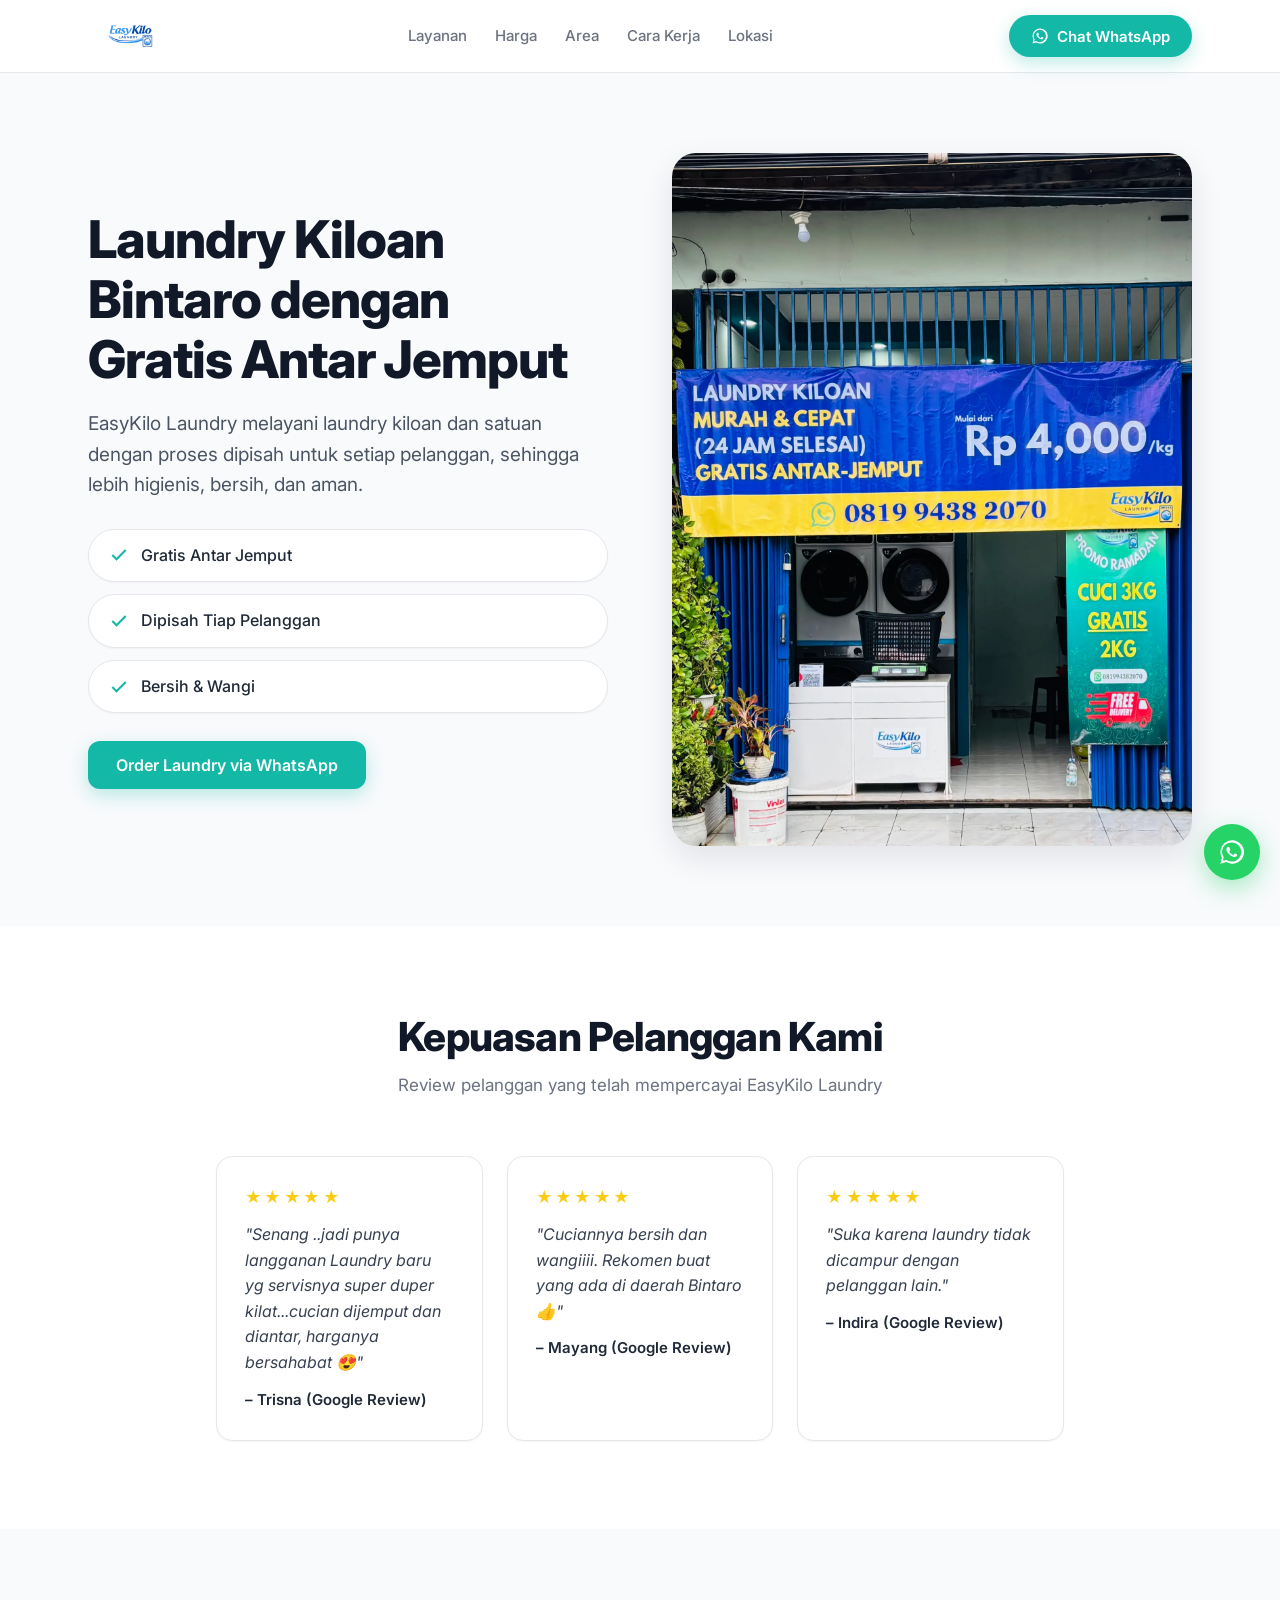
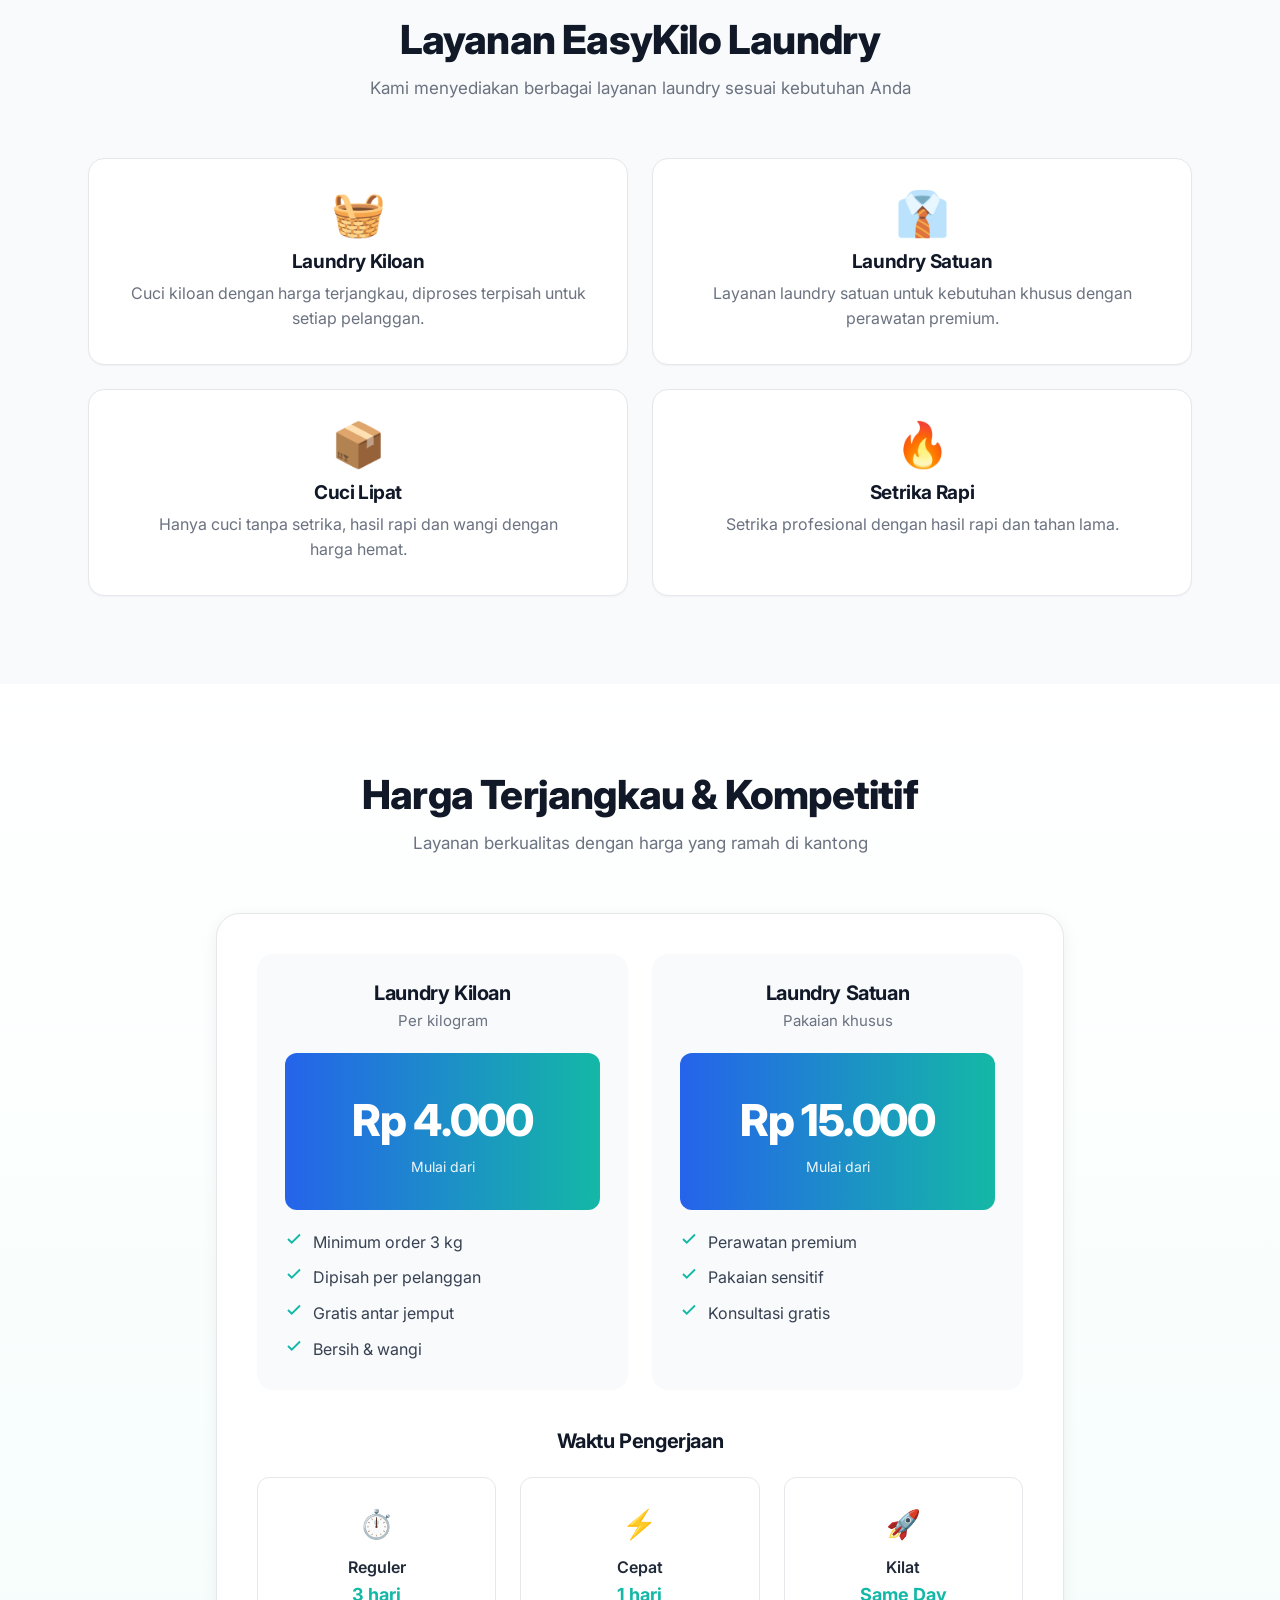
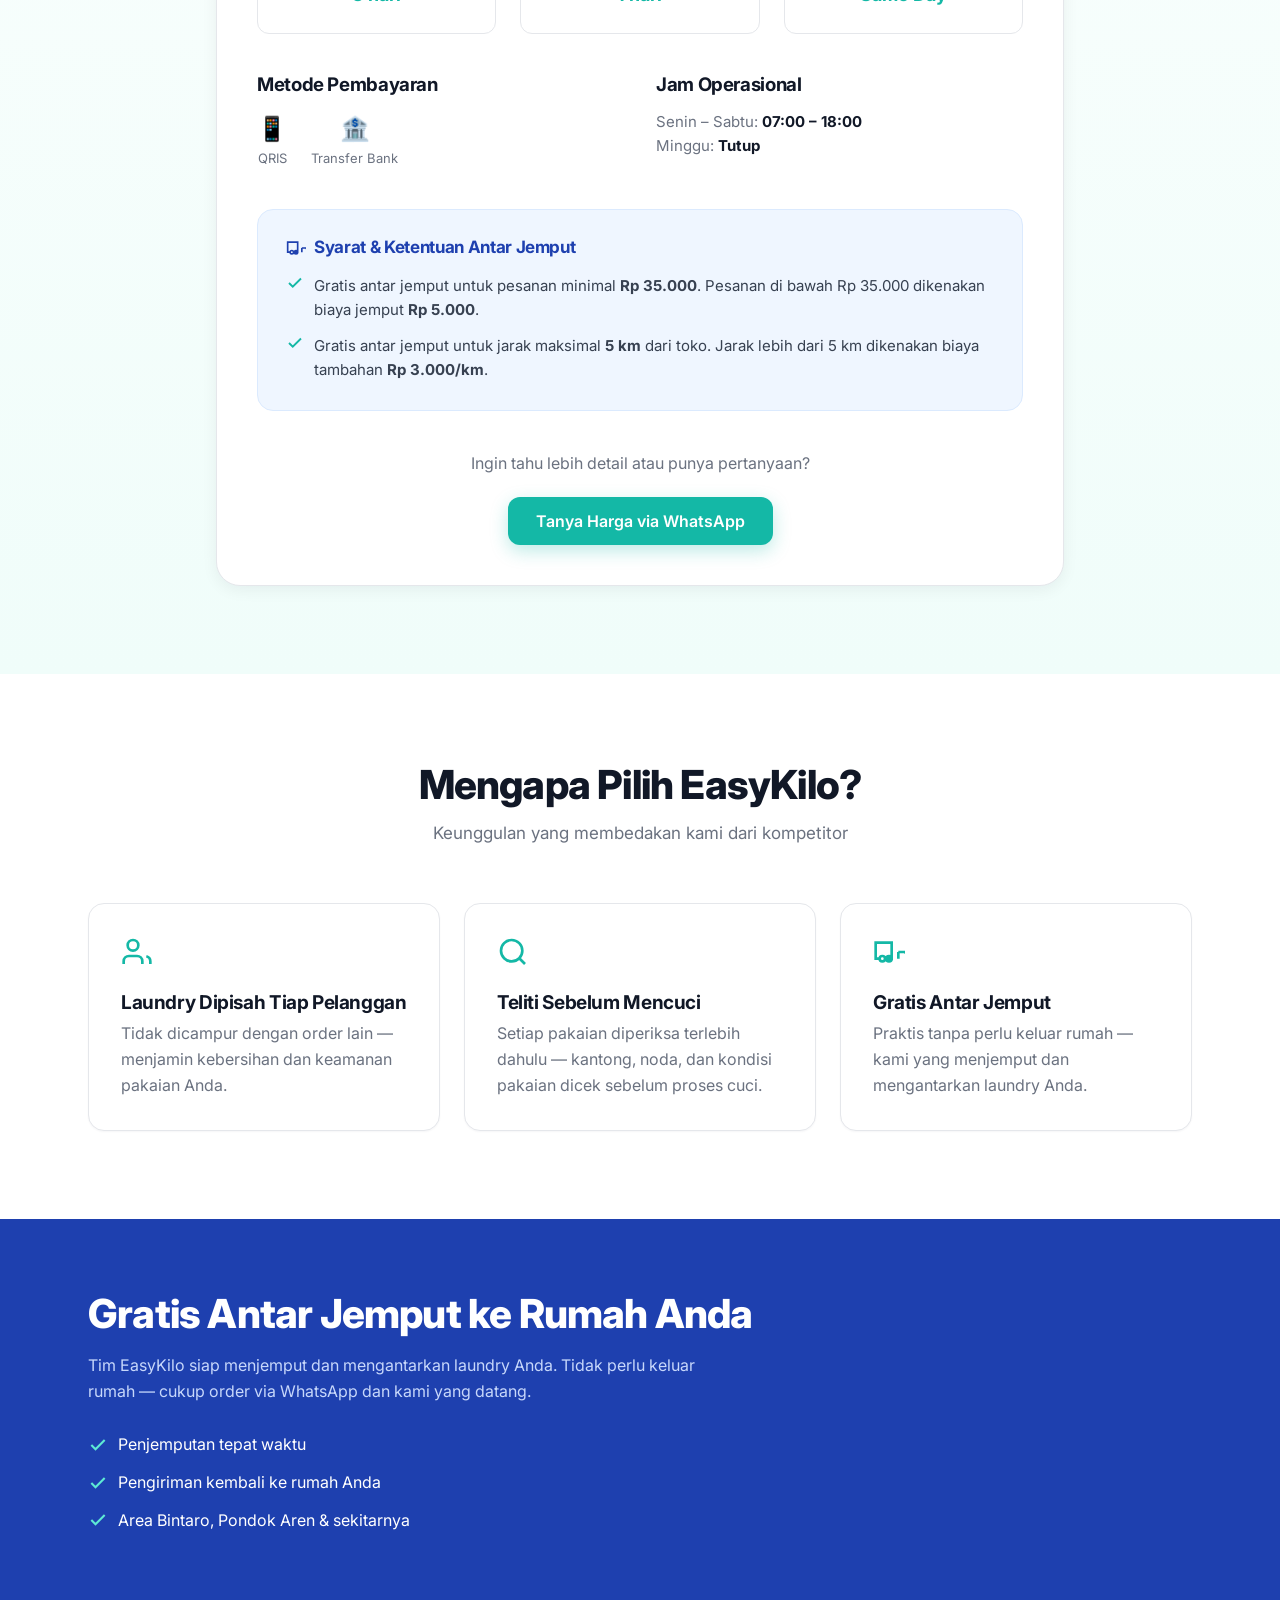
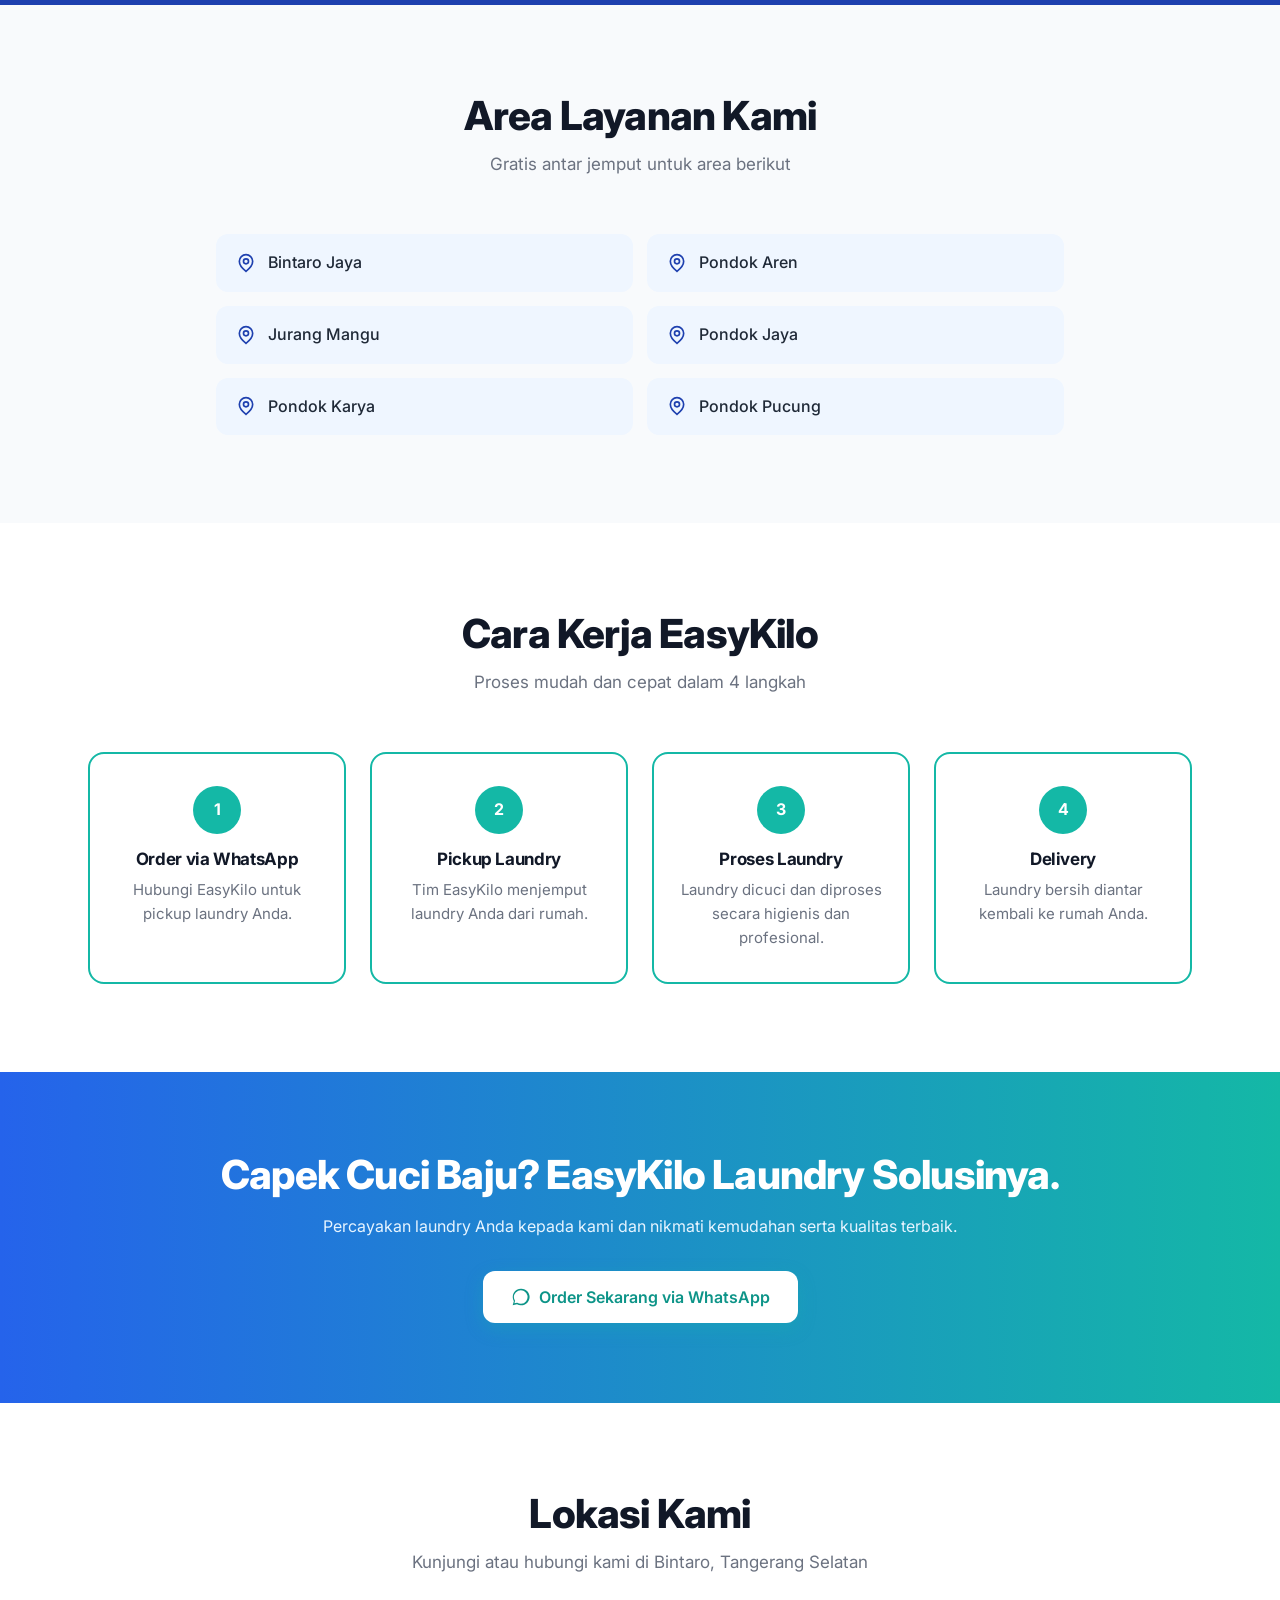
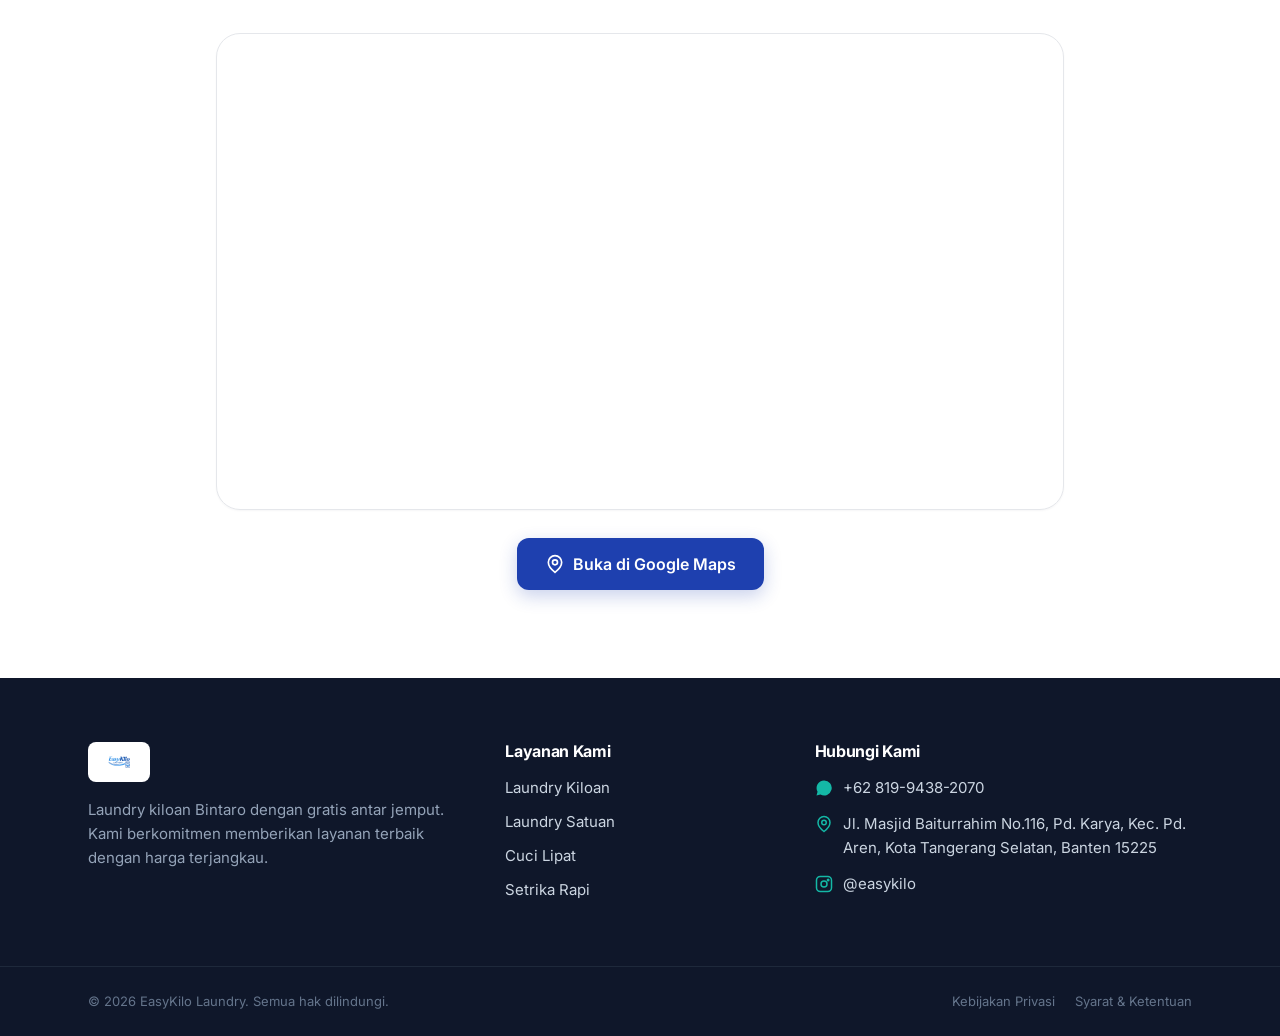
<file: index.html>
<!DOCTYPE html>
<html lang="id">
<head>
<meta charset="utf-8">
<meta name="viewport" content="width=device-width, initial-scale=1">

<title>EasyKilo Laundry — Laundry Kiloan Bintaro Gratis Antar Jemput</title>
<meta name="description" content="Laundry kiloan Bintaro mulai Rp 4.000/kg dengan gratis antar jemput. Dipisah tiap pelanggan, bersih & wangi. Melayani Bintaro, Pondok Aren, Jurang Mangu & sekitarnya.">
<meta name="theme-color" content="#1e40af">

<!-- Ganti dengan domain final kamu setelah terhubung di Vercel -->
<link rel="canonical" href="https://easykilolaundry.com/">

<meta property="og:type" content="website">
<meta property="og:locale" content="id_ID">
<meta property="og:site_name" content="EasyKilo Laundry">
<meta property="og:title" content="EasyKilo Laundry — Laundry Kiloan Bintaro Gratis Antar Jemput">
<meta property="og:description" content="Laundry kiloan mulai Rp 4.000/kg, gratis antar jemput, dipisah tiap pelanggan. Area Bintaro & Pondok Aren.">
<meta property="og:url" content="https://easykilolaundry.com/">
<meta property="og:image" content="https://easykilolaundry.com/assets/og-image.jpg">
<meta property="og:image:width" content="1200">
<meta property="og:image:height" content="630">
<meta name="twitter:card" content="summary_large_image">

<link rel="icon" href="/assets/logo.webp" type="image/webp">
<link rel="apple-touch-icon" href="/assets/logo.webp">

<link rel="preconnect" href="https://fonts.googleapis.com">
<link rel="preconnect" href="https://fonts.gstatic.com" crossorigin>
<link rel="preload" as="image" href="/assets/storefront.webp">
<link href="https://fonts.googleapis.com/css2?family=Inter:wght@400;500;600;700;800&display=swap" rel="stylesheet">
<link rel="stylesheet" href="/styles.css">

<script type="application/ld+json">
{
  "@context": "https://schema.org",
  "@type": "DryCleaningOrLaundry",
  "name": "EasyKilo Laundry",
  "description": "Laundry kiloan dan satuan di Bintaro dengan gratis antar jemput. Proses dipisah untuk setiap pelanggan.",
  "url": "https://easykilolaundry.com/",
  "image": "https://easykilolaundry.com/assets/og-image.jpg",
  "telephone": "+6281994382070",
  "priceRange": "Rp 4.000 - Rp 15.000",
  "address": {
    "@type": "PostalAddress",
    "streetAddress": "Jl. Masjid Baiturrahim No.116, Pd. Karya",
    "addressLocality": "Kec. Pondok Aren",
    "addressRegion": "Banten",
    "postalCode": "15225",
    "addressCountry": "ID"
  },
  "openingHoursSpecification": [{
    "@type": "OpeningHoursSpecification",
    "dayOfWeek": ["Monday","Tuesday","Wednesday","Thursday","Friday","Saturday"],
    "opens": "07:00",
    "closes": "18:00"
  }],
  "areaServed": [
    "Bintaro Jaya","Pondok Aren","Jurang Mangu",
    "Pondok Jaya","Pondok Karya","Pondok Pucung"
  ],
  "sameAs": ["https://www.instagram.com/easykilo/"]
}
</script>
</head>
<body>

<a class="skip-link" href="#main">Lompat ke konten utama</a>

<header class="header">
  <div class="container header__inner">
    <a href="/" aria-label="EasyKilo Laundry — beranda">
      <img class="header__logo" src="/assets/logo.webp" alt="EasyKilo Laundry" width="150" height="100">
    </a>

    <nav class="nav" aria-label="Navigasi utama">
      <a href="#layanan">Layanan</a>
      <a href="#harga">Harga</a>
      <a href="#area">Area</a>
      <a href="#cara-kerja">Cara Kerja</a>
      <a href="#lokasi">Lokasi</a>
    </nav>

    <a class="btn btn--wa btn--pill"
       href="https://wa.me/6281994382070?text=Halo%20EasyKilo%20Laundry%2C%20saya%20ingin%20memesan%20layanan%20laundry."
       target="_blank" rel="noopener">
      <svg width="18" height="18" viewBox="0 0 24 24" fill="currentColor" aria-hidden="true"><path d="M12 2a10 10 0 0 0-8.6 15L2 22l5.2-1.4A10 10 0 1 0 12 2zm0 18.2c-1.6 0-3.2-.4-4.5-1.2l-.3-.2-3.1.8.8-3-.2-.3A8.2 8.2 0 1 1 12 20.2zm4.5-6.1c-.2-.1-1.4-.7-1.7-.8-.2-.1-.4-.1-.6.1-.2.2-.6.8-.8 1-.1.2-.3.2-.5.1-.2-.1-1-.4-1.9-1.2-.7-.6-1.2-1.4-1.3-1.6-.1-.2 0-.4.1-.5l.4-.4c.1-.1.2-.3.3-.4.1-.2 0-.3 0-.4-.1-.1-.6-1.4-.8-1.9-.2-.5-.4-.4-.6-.4h-.5c-.2 0-.4.1-.6.3-.2.2-.8.8-.8 1.9s.8 2.2.9 2.4c.1.2 1.6 2.4 3.8 3.4.5.2.9.4 1.3.5.5.2 1 .1 1.4.1.4-.1 1.4-.6 1.6-1.1.2-.5.2-1 .1-1.1-.1-.1-.2-.2-.4-.3z"/></svg>
      Chat WhatsApp
    </a>
  </div>
</header>

<main id="main">

  <!-- Hero -->
  <section class="hero">
    <div class="container hero__grid">
      <div>
        <h1 class="hero__title">Laundry Kiloan Bintaro dengan Gratis Antar Jemput</h1>
        <p class="hero__lead">EasyKilo Laundry melayani laundry kiloan dan satuan dengan proses dipisah untuk setiap pelanggan, sehingga lebih higienis, bersih, dan aman.</p>

        <ul class="pills">
          <li class="pill"><svg class="check" width="20" height="20" viewBox="0 0 24 24" fill="none" stroke="currentColor" stroke-width="2.5" aria-hidden="true"><path d="M20 6 9 17l-5-5"/></svg>Gratis Antar Jemput</li>
          <li class="pill"><svg class="check" width="20" height="20" viewBox="0 0 24 24" fill="none" stroke="currentColor" stroke-width="2.5" aria-hidden="true"><path d="M20 6 9 17l-5-5"/></svg>Dipisah Tiap Pelanggan</li>
          <li class="pill"><svg class="check" width="20" height="20" viewBox="0 0 24 24" fill="none" stroke="currentColor" stroke-width="2.5" aria-hidden="true"><path d="M20 6 9 17l-5-5"/></svg>Bersih &amp; Wangi</li>
        </ul>

        <a class="btn btn--wa hero__cta"
           href="https://wa.me/6281994382070?text=Halo%20EasyKilo%20Laundry%2C%20saya%20ingin%20memesan%20layanan%20laundry."
           target="_blank" rel="noopener">Order Laundry via WhatsApp</a>
      </div>

      <div class="hero__media">
        <img src="/assets/storefront.webp"
             alt="Toko EasyKilo Laundry di Bintaro dengan spanduk laundry kiloan mulai Rp 4.000/kg"
             width="1536" height="2048" fetchpriority="high">
      </div>
    </div>
  </section>

  <!-- Testimonials -->
  <section class="section">
    <div class="container container--narrow">
      <div class="section__head">
        <h2 class="section__title">Kepuasan Pelanggan Kami</h2>
        <p class="section__sub">Review pelanggan yang telah mempercayai EasyKilo Laundry</p>
      </div>

      <div class="grid grid--auto">
        <figure class="quote">
          <div class="quote__stars" aria-label="5 dari 5 bintang">★★★★★</div>
          <blockquote class="quote__text">"Senang ..jadi punya langganan Laundry baru yg servisnya super duper kilat...cucian dijemput dan diantar, harganya bersahabat 😍"</blockquote>
          <figcaption class="quote__author">– Trisna (Google Review)</figcaption>
        </figure>

        <figure class="quote">
          <div class="quote__stars" aria-label="5 dari 5 bintang">★★★★★</div>
          <blockquote class="quote__text">"Cuciannya bersih dan wangiiii. Rekomen buat yang ada di daerah Bintaro 👍"</blockquote>
          <figcaption class="quote__author">– Mayang (Google Review)</figcaption>
        </figure>

        <figure class="quote">
          <div class="quote__stars" aria-label="5 dari 5 bintang">★★★★★</div>
          <blockquote class="quote__text">"Suka karena laundry tidak dicampur dengan pelanggan lain."</blockquote>
          <figcaption class="quote__author">– Indira (Google Review)</figcaption>
        </figure>
      </div>
    </div>
  </section>

  <!-- Services -->
  <section class="section section--soft" id="layanan">
    <div class="container">
      <div class="section__head">
        <h2 class="section__title">Layanan EasyKilo Laundry</h2>
        <p class="section__sub">Kami menyediakan berbagai layanan laundry sesuai kebutuhan Anda</p>
      </div>

      <div class="grid grid--2">
        <article class="card card--center">
          <div class="card__icon">🧺</div>
          <h3 class="card__title">Laundry Kiloan</h3>
          <p class="card__text">Cuci kiloan dengan harga terjangkau, diproses terpisah untuk setiap pelanggan.</p>
        </article>
        <article class="card card--center">
          <div class="card__icon">👔</div>
          <h3 class="card__title">Laundry Satuan</h3>
          <p class="card__text">Layanan laundry satuan untuk kebutuhan khusus dengan perawatan premium.</p>
        </article>
        <article class="card card--center">
          <div class="card__icon">📦</div>
          <h3 class="card__title">Cuci Lipat</h3>
          <p class="card__text">Hanya cuci tanpa setrika, hasil rapi dan wangi dengan harga hemat.</p>
        </article>
        <article class="card card--center">
          <div class="card__icon">🔥</div>
          <h3 class="card__title">Setrika Rapi</h3>
          <p class="card__text">Setrika profesional dengan hasil rapi dan tahan lama.</p>
        </article>
      </div>
    </div>
  </section>

  <!-- Pricing -->
  <section class="section section--tealfade" id="harga">
    <div class="container container--narrow">
      <div class="section__head">
        <h2 class="section__title">Harga Terjangkau &amp; Kompetitif</h2>
        <p class="section__sub">Layanan berkualitas dengan harga yang ramah di kantong</p>
      </div>

      <div class="pricing">
        <div class="grid grid--2">
        <div class="plan">
          <h3 class="plan__name">Laundry Kiloan</h3>
          <p class="plan__for">Per kilogram</p>
          <div class="plan__price">
            <div class="plan__amount">Rp 4.000</div>
            <div class="plan__from">Mulai dari</div>
          </div>
          <ul class="ticks">
            <li><svg class="check" width="18" height="18" viewBox="0 0 24 24" fill="none" stroke="currentColor" stroke-width="2.5" aria-hidden="true"><path d="M20 6 9 17l-5-5"/></svg><span>Minimum order 3 kg</span></li>
            <li><svg class="check" width="18" height="18" viewBox="0 0 24 24" fill="none" stroke="currentColor" stroke-width="2.5" aria-hidden="true"><path d="M20 6 9 17l-5-5"/></svg><span>Dipisah per pelanggan</span></li>
            <li><svg class="check" width="18" height="18" viewBox="0 0 24 24" fill="none" stroke="currentColor" stroke-width="2.5" aria-hidden="true"><path d="M20 6 9 17l-5-5"/></svg><span>Gratis antar jemput</span></li>
            <li><svg class="check" width="18" height="18" viewBox="0 0 24 24" fill="none" stroke="currentColor" stroke-width="2.5" aria-hidden="true"><path d="M20 6 9 17l-5-5"/></svg><span>Bersih &amp; wangi</span></li>
          </ul>
        </div>

        <div class="plan">
          <h3 class="plan__name">Laundry Satuan</h3>
          <p class="plan__for">Pakaian khusus</p>
          <div class="plan__price">
            <div class="plan__amount">Rp 15.000</div>
            <div class="plan__from">Mulai dari</div>
          </div>
          <ul class="ticks">
            <li><svg class="check" width="18" height="18" viewBox="0 0 24 24" fill="none" stroke="currentColor" stroke-width="2.5" aria-hidden="true"><path d="M20 6 9 17l-5-5"/></svg><span>Perawatan premium</span></li>
            <li><svg class="check" width="18" height="18" viewBox="0 0 24 24" fill="none" stroke="currentColor" stroke-width="2.5" aria-hidden="true"><path d="M20 6 9 17l-5-5"/></svg><span>Pakaian sensitif</span></li>
            <li><svg class="check" width="18" height="18" viewBox="0 0 24 24" fill="none" stroke="currentColor" stroke-width="2.5" aria-hidden="true"><path d="M20 6 9 17l-5-5"/></svg><span>Konsultasi gratis</span></li>
          </ul>
        </div>
        </div>

        <div>
          <h3 class="subhead">Waktu Pengerjaan</h3>
          <div class="grid grid--3">
            <div class="speed">
              <div class="speed__icon">⏱️</div>
              <div class="speed__name">Reguler</div>
              <div class="speed__value">3 hari</div>
            </div>
            <div class="speed">
              <div class="speed__icon">⚡</div>
              <div class="speed__name">Cepat</div>
              <div class="speed__value">1 hari</div>
            </div>
            <div class="speed">
              <div class="speed__icon">🚀</div>
              <div class="speed__name">Kilat</div>
              <div class="speed__value">Same Day</div>
            </div>
          </div>
        </div>

        <div class="info-grid">
          <div>
            <h3 class="info__title">Metode Pembayaran</h3>
            <div class="pay">
              <div class="pay__item"><div class="pay__icon">📱</div><div class="pay__label">QRIS</div></div>
              <div class="pay__item"><div class="pay__icon">🏦</div><div class="pay__label">Transfer Bank</div></div>
            </div>
          </div>
          <div>
            <h3 class="info__title">Jam Operasional</h3>
            <p class="hours">Senin – Sabtu: <strong>07:00 – 18:00</strong></p>
            <p class="hours">Minggu: <strong>Tutup</strong></p>
          </div>
        </div>

        <div class="terms">
          <h3 class="terms__title">
            <svg width="20" height="20" viewBox="0 0 24 24" fill="none" stroke="currentColor" stroke-width="2" aria-hidden="true"><path d="M10 17h4V5H2v12h3m5 0a2 2 0 1 0 4 0m-4 0a2 2 0 1 1 4 0m-9 0a2 2 0 1 0 4 0m-4 0a2 2 0 1 1 4 0m10-5h5l3 4v1h-3m-5-5v5"/></svg>
            Syarat &amp; Ketentuan Antar Jemput
          </h3>
          <ul class="terms__list">
            <li>
              <svg class="check" width="18" height="18" viewBox="0 0 24 24" fill="none" stroke="currentColor" stroke-width="2.5" aria-hidden="true"><path d="M20 6 9 17l-5-5"/></svg>
              <span>Gratis antar jemput untuk pesanan minimal <strong>Rp 35.000</strong>. Pesanan di bawah Rp 35.000 dikenakan biaya jemput <strong>Rp 5.000</strong>.</span>
            </li>
            <li>
              <svg class="check" width="18" height="18" viewBox="0 0 24 24" fill="none" stroke="currentColor" stroke-width="2.5" aria-hidden="true"><path d="M20 6 9 17l-5-5"/></svg>
              <span>Gratis antar jemput untuk jarak maksimal <strong>5 km</strong> dari toko. Jarak lebih dari 5 km dikenakan biaya tambahan <strong>Rp 3.000/km</strong>.</span>
            </li>
          </ul>
        </div>

        <div class="closing">
          <p>Ingin tahu lebih detail atau punya pertanyaan?</p>
          <a class="btn btn--wa"
             href="https://wa.me/6281994382070?text=Halo%20EasyKilo%20Laundry%2C%20saya%20ingin%20bertanya%20soal%20harga%20laundry."
             target="_blank" rel="noopener">Tanya Harga via WhatsApp</a>
        </div>
      </div>
    </div>
  </section>

  <!-- Why us -->
  <section class="section">
    <div class="container">
      <div class="section__head">
        <h2 class="section__title">Mengapa Pilih EasyKilo?</h2>
        <p class="section__sub">Keunggulan yang membedakan kami dari kompetitor</p>
      </div>

      <div class="grid grid--3">
        <article class="card">
          <svg width="32" height="32" viewBox="0 0 24 24" fill="none" stroke="var(--teal)" stroke-width="2" aria-hidden="true"><path d="M16 21v-2a4 4 0 0 0-4-4H6a4 4 0 0 0-4 4v2"/><circle cx="9" cy="7" r="4"/><path d="M22 21v-2a4 4 0 0 0-3-3.87"/></svg>
          <h3 class="card__title" style="margin-top:1rem">Laundry Dipisah Tiap Pelanggan</h3>
          <p class="card__text">Tidak dicampur dengan order lain — menjamin kebersihan dan keamanan pakaian Anda.</p>
        </article>

        <article class="card">
          <svg width="32" height="32" viewBox="0 0 24 24" fill="none" stroke="var(--teal)" stroke-width="2" aria-hidden="true"><circle cx="11" cy="11" r="8"/><path d="m21 21-4.3-4.3"/></svg>
          <h3 class="card__title" style="margin-top:1rem">Teliti Sebelum Mencuci</h3>
          <p class="card__text">Setiap pakaian diperiksa terlebih dahulu — kantong, noda, dan kondisi pakaian dicek sebelum proses cuci.</p>
        </article>

        <article class="card">
          <svg width="32" height="32" viewBox="0 0 24 24" fill="none" stroke="var(--teal)" stroke-width="2" aria-hidden="true"><path d="M10 17h4V5H2v12h3m5 0a2 2 0 1 0 4 0m-4 0a2 2 0 1 1 4 0m-9 0a2 2 0 1 0 4 0m-4 0a2 2 0 1 1 4 0m10-5h5l3 4v1h-3m-5-5v5"/></svg>
          <h3 class="card__title" style="margin-top:1rem">Gratis Antar Jemput</h3>
          <p class="card__text">Praktis tanpa perlu keluar rumah — kami yang menjemput dan mengantarkan laundry Anda.</p>
        </article>
      </div>
    </div>
  </section>

  <!-- Pickup banner -->
  <section class="banner">
    <div class="container">
      <h2>Gratis Antar Jemput ke Rumah Anda</h2>
      <p>Tim EasyKilo siap menjemput dan mengantarkan laundry Anda. Tidak perlu keluar rumah — cukup order via WhatsApp dan kami yang datang.</p>
      <ul>
        <li><svg class="check" width="20" height="20" viewBox="0 0 24 24" fill="none" stroke="currentColor" stroke-width="2.5" aria-hidden="true"><path d="M20 6 9 17l-5-5"/></svg>Penjemputan tepat waktu</li>
        <li><svg class="check" width="20" height="20" viewBox="0 0 24 24" fill="none" stroke="currentColor" stroke-width="2.5" aria-hidden="true"><path d="M20 6 9 17l-5-5"/></svg>Pengiriman kembali ke rumah Anda</li>
        <li><svg class="check" width="20" height="20" viewBox="0 0 24 24" fill="none" stroke="currentColor" stroke-width="2.5" aria-hidden="true"><path d="M20 6 9 17l-5-5"/></svg>Area Bintaro, Pondok Aren &amp; sekitarnya</li>
      </ul>
    </div>
  </section>

  <!-- Service areas -->
  <section class="section section--soft" id="area">
    <div class="container container--narrow">
      <div class="section__head">
        <h2 class="section__title">Area Layanan Kami</h2>
        <p class="section__sub">Gratis antar jemput untuk area berikut</p>
      </div>

      <ul class="areas">
        <li class="area"><svg width="20" height="20" viewBox="0 0 24 24" fill="none" stroke="currentColor" stroke-width="2" aria-hidden="true"><path d="M20 10c0 6-8 12-8 12s-8-6-8-12a8 8 0 0 1 16 0Z"/><circle cx="12" cy="10" r="3"/></svg>Bintaro Jaya</li>
        <li class="area"><svg width="20" height="20" viewBox="0 0 24 24" fill="none" stroke="currentColor" stroke-width="2" aria-hidden="true"><path d="M20 10c0 6-8 12-8 12s-8-6-8-12a8 8 0 0 1 16 0Z"/><circle cx="12" cy="10" r="3"/></svg>Pondok Aren</li>
        <li class="area"><svg width="20" height="20" viewBox="0 0 24 24" fill="none" stroke="currentColor" stroke-width="2" aria-hidden="true"><path d="M20 10c0 6-8 12-8 12s-8-6-8-12a8 8 0 0 1 16 0Z"/><circle cx="12" cy="10" r="3"/></svg>Jurang Mangu</li>
        <li class="area"><svg width="20" height="20" viewBox="0 0 24 24" fill="none" stroke="currentColor" stroke-width="2" aria-hidden="true"><path d="M20 10c0 6-8 12-8 12s-8-6-8-12a8 8 0 0 1 16 0Z"/><circle cx="12" cy="10" r="3"/></svg>Pondok Jaya</li>
        <li class="area"><svg width="20" height="20" viewBox="0 0 24 24" fill="none" stroke="currentColor" stroke-width="2" aria-hidden="true"><path d="M20 10c0 6-8 12-8 12s-8-6-8-12a8 8 0 0 1 16 0Z"/><circle cx="12" cy="10" r="3"/></svg>Pondok Karya</li>
        <li class="area"><svg width="20" height="20" viewBox="0 0 24 24" fill="none" stroke="currentColor" stroke-width="2" aria-hidden="true"><path d="M20 10c0 6-8 12-8 12s-8-6-8-12a8 8 0 0 1 16 0Z"/><circle cx="12" cy="10" r="3"/></svg>Pondok Pucung</li>
      </ul>
    </div>
  </section>

  <!-- How it works -->
  <section class="section" id="cara-kerja">
    <div class="container">
      <div class="section__head">
        <h2 class="section__title">Cara Kerja EasyKilo</h2>
        <p class="section__sub">Proses mudah dan cepat dalam 4 langkah</p>
      </div>

      <ol class="steps">
        <li class="step">
          <div class="step__num">1</div>
          <h3 class="step__title">Order via WhatsApp</h3>
          <p class="step__text">Hubungi EasyKilo untuk pickup laundry Anda.</p>
        </li>
        <li class="step">
          <div class="step__num">2</div>
          <h3 class="step__title">Pickup Laundry</h3>
          <p class="step__text">Tim EasyKilo menjemput laundry Anda dari rumah.</p>
        </li>
        <li class="step">
          <div class="step__num">3</div>
          <h3 class="step__title">Proses Laundry</h3>
          <p class="step__text">Laundry dicuci dan diproses secara higienis dan profesional.</p>
        </li>
        <li class="step">
          <div class="step__num">4</div>
          <h3 class="step__title">Delivery</h3>
          <p class="step__text">Laundry bersih diantar kembali ke rumah Anda.</p>
        </li>
      </ol>
    </div>
  </section>

  <!-- CTA -->
  <section class="cta">
    <div class="container container--narrow">
      <h2>Capek Cuci Baju? EasyKilo Laundry Solusinya.</h2>
      <p>Percayakan laundry Anda kepada kami dan nikmati kemudahan serta kualitas terbaik.</p>
      <a class="btn btn--wa"
         href="https://wa.me/6281994382070?text=Halo%20EasyKilo%20Laundry%2C%20saya%20ingin%20memesan%20layanan%20laundry."
         target="_blank" rel="noopener">
        <svg width="20" height="20" viewBox="0 0 24 24" fill="currentColor" aria-hidden="true"><path d="M12 2a10 10 0 0 0-8.6 15L2 22l5.2-1.4A10 10 0 1 0 12 2zm0 18.2c-1.6 0-3.2-.4-4.5-1.2l-.3-.2-3.1.8.8-3-.2-.3A8.2 8.2 0 1 1 12 20.2z"/></svg>
        Order Sekarang via WhatsApp
      </a>
    </div>
  </section>

  <!-- Location -->
  <section class="section" id="lokasi">
    <div class="container container--narrow">
      <div class="section__head">
        <h2 class="section__title">Lokasi Kami</h2>
        <p class="section__sub">Kunjungi atau hubungi kami di Bintaro, Tangerang Selatan</p>
      </div>

      <div class="map">
        <iframe
          title="Peta lokasi EasyKilo Laundry"
          src="https://www.google.com/maps?q=Jl.+Masjid+Baiturrahim+No.116,+Pd.+Karya,+Kec.+Pd.+Aren,+Kota+Tangerang+Selatan,+Banten+15225&output=embed"
          loading="lazy" referrerpolicy="no-referrer-when-downgrade"></iframe>
      </div>

      <div style="text-align:center">
        <a class="btn btn--navy" href="https://maps.app.goo.gl/ArpCv793omY31z9A6" target="_blank" rel="noopener">
          <svg width="20" height="20" viewBox="0 0 24 24" fill="none" stroke="currentColor" stroke-width="2" aria-hidden="true"><path d="M20 10c0 6-8 12-8 12s-8-6-8-12a8 8 0 0 1 16 0Z"/><circle cx="12" cy="10" r="3"/></svg>
          Buka di Google Maps
        </a>
      </div>
    </div>
  </section>

</main>

<footer class="footer">
  <div class="container footer__grid">
    <div>
      <img class="footer__logo" src="/assets/logo.webp" alt="EasyKilo Laundry" width="150" height="100" loading="lazy">
      <p class="footer__about">Laundry kiloan Bintaro dengan gratis antar jemput. Kami berkomitmen memberikan layanan terbaik dengan harga terjangkau.</p>
    </div>

    <div>
      <h3>Layanan Kami</h3>
      <ul class="footer__links">
        <li><a href="#layanan">Laundry Kiloan</a></li>
        <li><a href="#layanan">Laundry Satuan</a></li>
        <li><a href="#layanan">Cuci Lipat</a></li>
        <li><a href="#layanan">Setrika Rapi</a></li>
      </ul>
    </div>

    <div>
      <h3>Hubungi Kami</h3>
      <ul class="footer__contact">
        <li>
          <svg width="18" height="18" viewBox="0 0 24 24" fill="currentColor" aria-hidden="true"><path d="M12 2a10 10 0 0 0-8.6 15L2 22l5.2-1.4A10 10 0 1 0 12 2z"/></svg>
          <a href="https://wa.me/6281994382070?text=Halo%20EasyKilo%20Laundry%2C%20saya%20ingin%20memesan%20layanan%20laundry." target="_blank" rel="noopener">+62 819-9438-2070</a>
        </li>
        <li>
          <svg width="18" height="18" viewBox="0 0 24 24" fill="none" stroke="currentColor" stroke-width="2" aria-hidden="true"><path d="M20 10c0 6-8 12-8 12s-8-6-8-12a8 8 0 0 1 16 0Z"/><circle cx="12" cy="10" r="3"/></svg>
          <span>Jl. Masjid Baiturrahim No.116, Pd. Karya, Kec. Pd. Aren, Kota Tangerang Selatan, Banten 15225</span>
        </li>
        <li>
          <svg width="18" height="18" viewBox="0 0 24 24" fill="none" stroke="currentColor" stroke-width="2" aria-hidden="true"><rect x="2" y="2" width="20" height="20" rx="5"/><circle cx="12" cy="12" r="4"/><circle cx="17.5" cy="6.5" r="1"/></svg>
          <a href="https://www.instagram.com/easykilo/" target="_blank" rel="noopener">@easykilo</a>
        </li>
      </ul>
    </div>
  </div>

  <div class="footer__bottom">
    <div class="container footer__bottom-inner">
      <p>© <span id="year">2026</span> EasyKilo Laundry. Semua hak dilindungi.</p>
      <div class="footer__legal">
        <a href="/privacy-policy">Kebijakan Privasi</a>
        <a href="/terms-of-service">Syarat &amp; Ketentuan</a>
      </div>
    </div>
  </div>
</footer>

<a class="fab"
   href="https://wa.me/6281994382070?text=Halo%20EasyKilo%20Laundry%2C%20saya%20ingin%20memesan%20layanan%20laundry."
   target="_blank" rel="noopener" aria-label="Chat WhatsApp EasyKilo Laundry">
  <svg width="28" height="28" viewBox="0 0 24 24" fill="currentColor" aria-hidden="true"><path d="M12 2a10 10 0 0 0-8.6 15L2 22l5.2-1.4A10 10 0 1 0 12 2zm0 18.2c-1.6 0-3.2-.4-4.5-1.2l-.3-.2-3.1.8.8-3-.2-.3A8.2 8.2 0 1 1 12 20.2zm4.5-6.1c-.2-.1-1.4-.7-1.7-.8-.2-.1-.4-.1-.6.1-.2.2-.6.8-.8 1-.1.2-.3.2-.5.1-.2-.1-1-.4-1.9-1.2-.7-.6-1.2-1.4-1.3-1.6-.1-.2 0-.4.1-.5l.4-.4c.1-.1.2-.3.3-.4.1-.2 0-.3 0-.4-.1-.1-.6-1.4-.8-1.9-.2-.5-.4-.4-.6-.4h-.5c-.2 0-.4.1-.6.3-.2.2-.8.8-.8 1.9s.8 2.2.9 2.4c.1.2 1.6 2.4 3.8 3.4.5.2.9.4 1.3.5.5.2 1 .1 1.4.1.4-.1 1.4-.6 1.6-1.1.2-.5.2-1 .1-1.1-.1-.1-.2-.2-.4-.3z"/></svg>
</a>

<script>document.getElementById('year').textContent = new Date().getFullYear();</script>
</body>
</html>
</file>
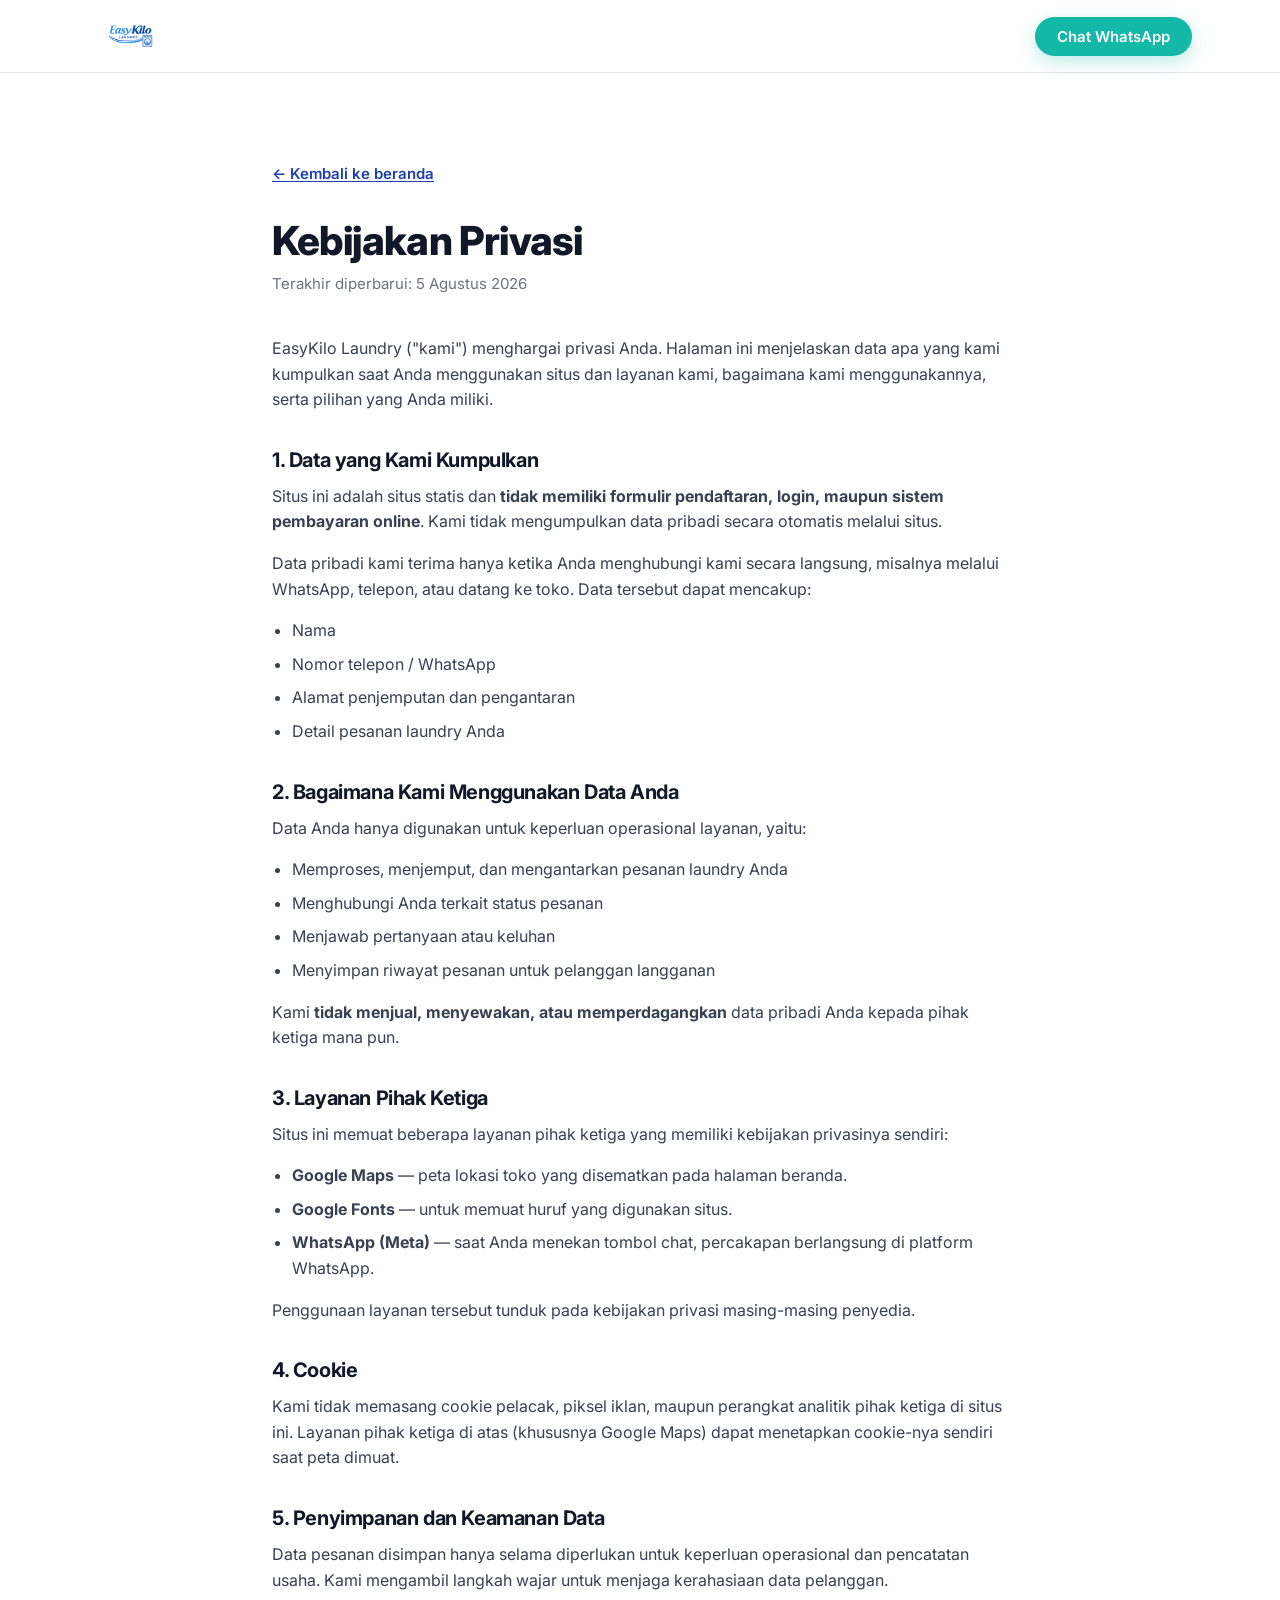
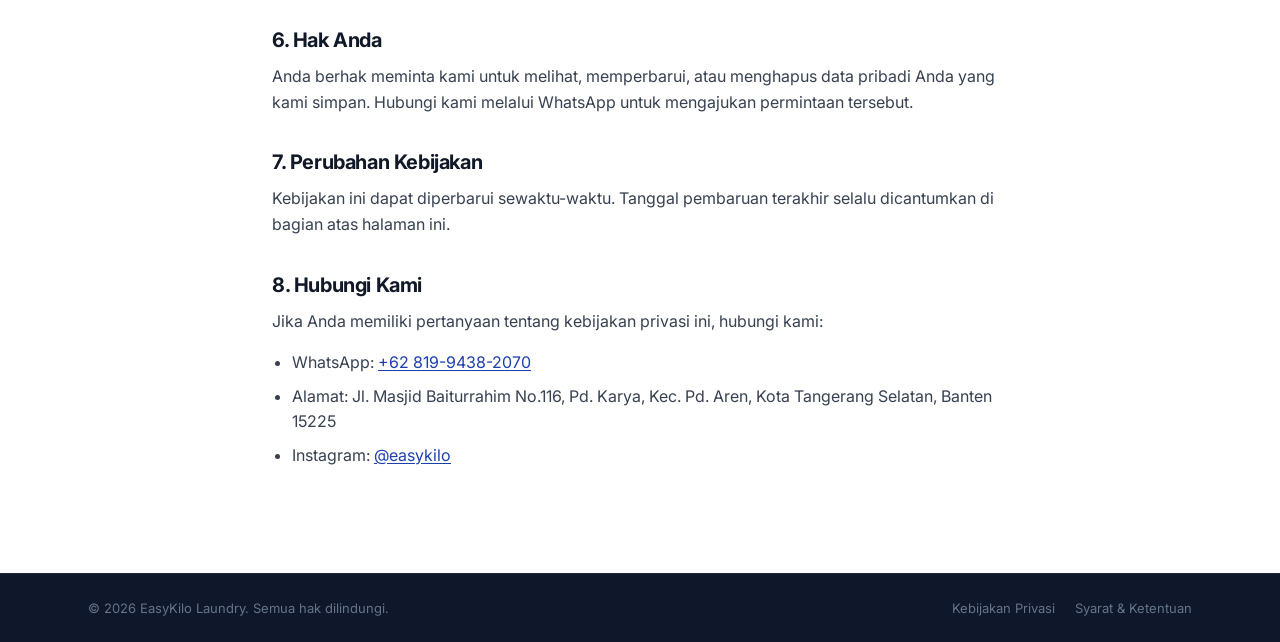
<file: privacy-policy.html>
<!DOCTYPE html>
<html lang="id">
<head>
<meta charset="utf-8">
<meta name="viewport" content="width=device-width, initial-scale=1">
<title>Kebijakan Privasi — EasyKilo Laundry</title>
<meta name="description" content="Kebijakan privasi EasyKilo Laundry: data apa yang kami kumpulkan, bagaimana kami menggunakannya, dan hak Anda sebagai pelanggan.">
<meta name="robots" content="index, follow">
<link rel="canonical" href="https://easykilolaundry.com/privacy-policy">
<link rel="icon" href="/assets/logo.webp" type="image/webp">
<link rel="preconnect" href="https://fonts.googleapis.com">
<link rel="preconnect" href="https://fonts.gstatic.com" crossorigin>
<link href="https://fonts.googleapis.com/css2?family=Inter:wght@400;500;600;700;800&display=swap" rel="stylesheet">
<link rel="stylesheet" href="/styles.css">
</head>
<body>

<header class="header">
  <div class="container header__inner">
    <a href="/" aria-label="EasyKilo Laundry — beranda">
      <img class="header__logo" src="/assets/logo.webp" alt="EasyKilo Laundry" width="150" height="100">
    </a>
    <a class="btn btn--wa btn--pill"
       href="https://wa.me/6281994382070?text=Halo%20EasyKilo%20Laundry%2C%20saya%20ingin%20memesan%20layanan%20laundry."
       target="_blank" rel="noopener">Chat WhatsApp</a>
  </div>
</header>

<main class="section">
  <div class="container">
    <article class="prose">
      <a class="back-link" href="/">← Kembali ke beranda</a>

      <h1>Kebijakan Privasi</h1>
      <p class="updated">Terakhir diperbarui: 5 Agustus 2026</p>

      <p>EasyKilo Laundry ("kami") menghargai privasi Anda. Halaman ini menjelaskan data apa yang kami kumpulkan saat Anda menggunakan situs dan layanan kami, bagaimana kami menggunakannya, serta pilihan yang Anda miliki.</p>

      <h2>1. Data yang Kami Kumpulkan</h2>
      <p>Situs ini adalah situs statis dan <strong>tidak memiliki formulir pendaftaran, login, maupun sistem pembayaran online</strong>. Kami tidak mengumpulkan data pribadi secara otomatis melalui situs.</p>
      <p>Data pribadi kami terima hanya ketika Anda menghubungi kami secara langsung, misalnya melalui WhatsApp, telepon, atau datang ke toko. Data tersebut dapat mencakup:</p>
      <ul>
        <li>Nama</li>
        <li>Nomor telepon / WhatsApp</li>
        <li>Alamat penjemputan dan pengantaran</li>
        <li>Detail pesanan laundry Anda</li>
      </ul>

      <h2>2. Bagaimana Kami Menggunakan Data Anda</h2>
      <p>Data Anda hanya digunakan untuk keperluan operasional layanan, yaitu:</p>
      <ul>
        <li>Memproses, menjemput, dan mengantarkan pesanan laundry Anda</li>
        <li>Menghubungi Anda terkait status pesanan</li>
        <li>Menjawab pertanyaan atau keluhan</li>
        <li>Menyimpan riwayat pesanan untuk pelanggan langganan</li>
      </ul>
      <p>Kami <strong>tidak menjual, menyewakan, atau memperdagangkan</strong> data pribadi Anda kepada pihak ketiga mana pun.</p>

      <h2>3. Layanan Pihak Ketiga</h2>
      <p>Situs ini memuat beberapa layanan pihak ketiga yang memiliki kebijakan privasinya sendiri:</p>
      <ul>
        <li><strong>Google Maps</strong> — peta lokasi toko yang disematkan pada halaman beranda.</li>
        <li><strong>Google Fonts</strong> — untuk memuat huruf yang digunakan situs.</li>
        <li><strong>WhatsApp (Meta)</strong> — saat Anda menekan tombol chat, percakapan berlangsung di platform WhatsApp.</li>
      </ul>
      <p>Penggunaan layanan tersebut tunduk pada kebijakan privasi masing-masing penyedia.</p>

      <h2>4. Cookie</h2>
      <p>Kami tidak memasang cookie pelacak, piksel iklan, maupun perangkat analitik pihak ketiga di situs ini. Layanan pihak ketiga di atas (khususnya Google Maps) dapat menetapkan cookie-nya sendiri saat peta dimuat.</p>

      <h2>5. Penyimpanan dan Keamanan Data</h2>
      <p>Data pesanan disimpan hanya selama diperlukan untuk keperluan operasional dan pencatatan usaha. Kami mengambil langkah wajar untuk menjaga kerahasiaan data pelanggan.</p>

      <h2>6. Hak Anda</h2>
      <p>Anda berhak meminta kami untuk melihat, memperbarui, atau menghapus data pribadi Anda yang kami simpan. Hubungi kami melalui WhatsApp untuk mengajukan permintaan tersebut.</p>

      <h2>7. Perubahan Kebijakan</h2>
      <p>Kebijakan ini dapat diperbarui sewaktu-waktu. Tanggal pembaruan terakhir selalu dicantumkan di bagian atas halaman ini.</p>

      <h2>8. Hubungi Kami</h2>
      <p>Jika Anda memiliki pertanyaan tentang kebijakan privasi ini, hubungi kami:</p>
      <ul>
        <li>WhatsApp: <a href="https://wa.me/6281994382070" target="_blank" rel="noopener">+62 819-9438-2070</a></li>
        <li>Alamat: Jl. Masjid Baiturrahim No.116, Pd. Karya, Kec. Pd. Aren, Kota Tangerang Selatan, Banten 15225</li>
        <li>Instagram: <a href="https://www.instagram.com/easykilo/" target="_blank" rel="noopener">@easykilo</a></li>
      </ul>
    </article>
  </div>
</main>

<footer class="footer">
  <div class="footer__bottom">
    <div class="container footer__bottom-inner">
      <p>© <span id="year">2026</span> EasyKilo Laundry. Semua hak dilindungi.</p>
      <div class="footer__legal">
        <a href="/privacy-policy">Kebijakan Privasi</a>
        <a href="/terms-of-service">Syarat &amp; Ketentuan</a>
      </div>
    </div>
  </div>
</footer>

<script>document.getElementById('year').textContent = new Date().getFullYear();</script>
</body>
</html>
</file>
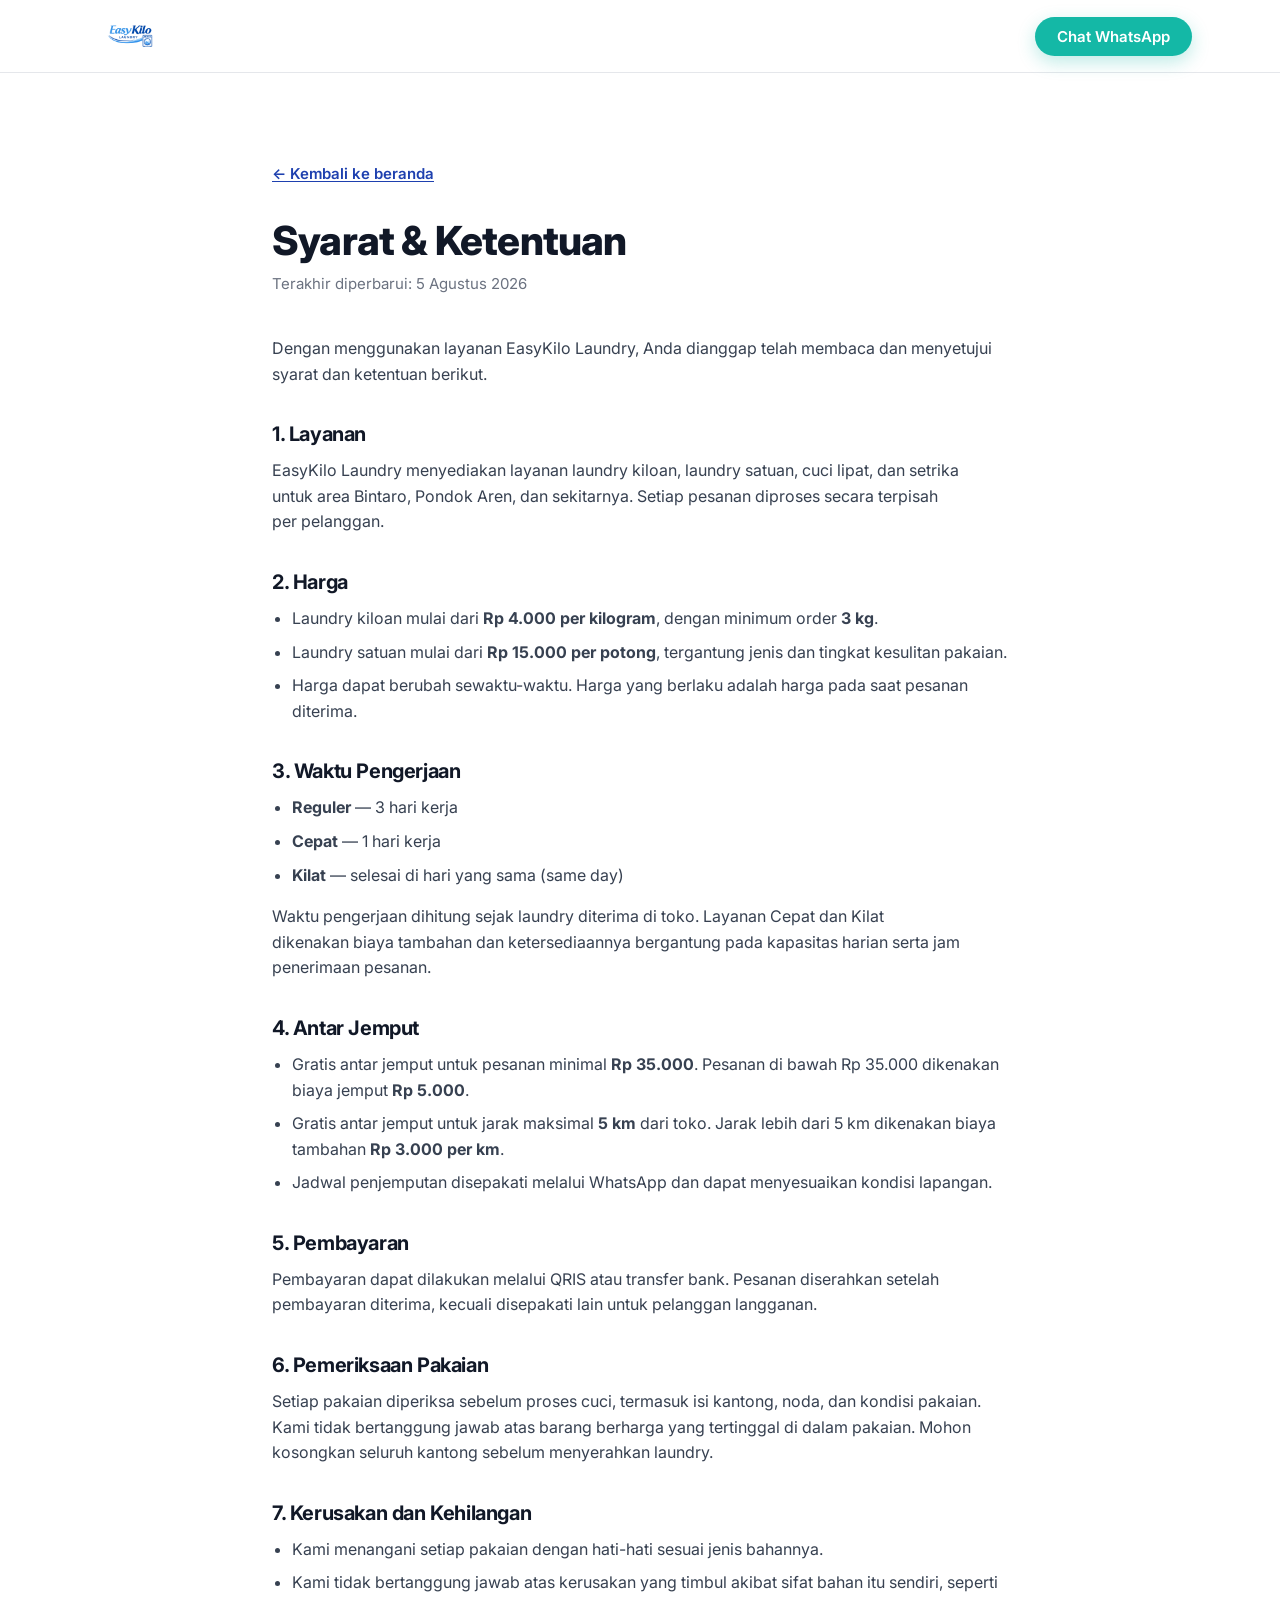
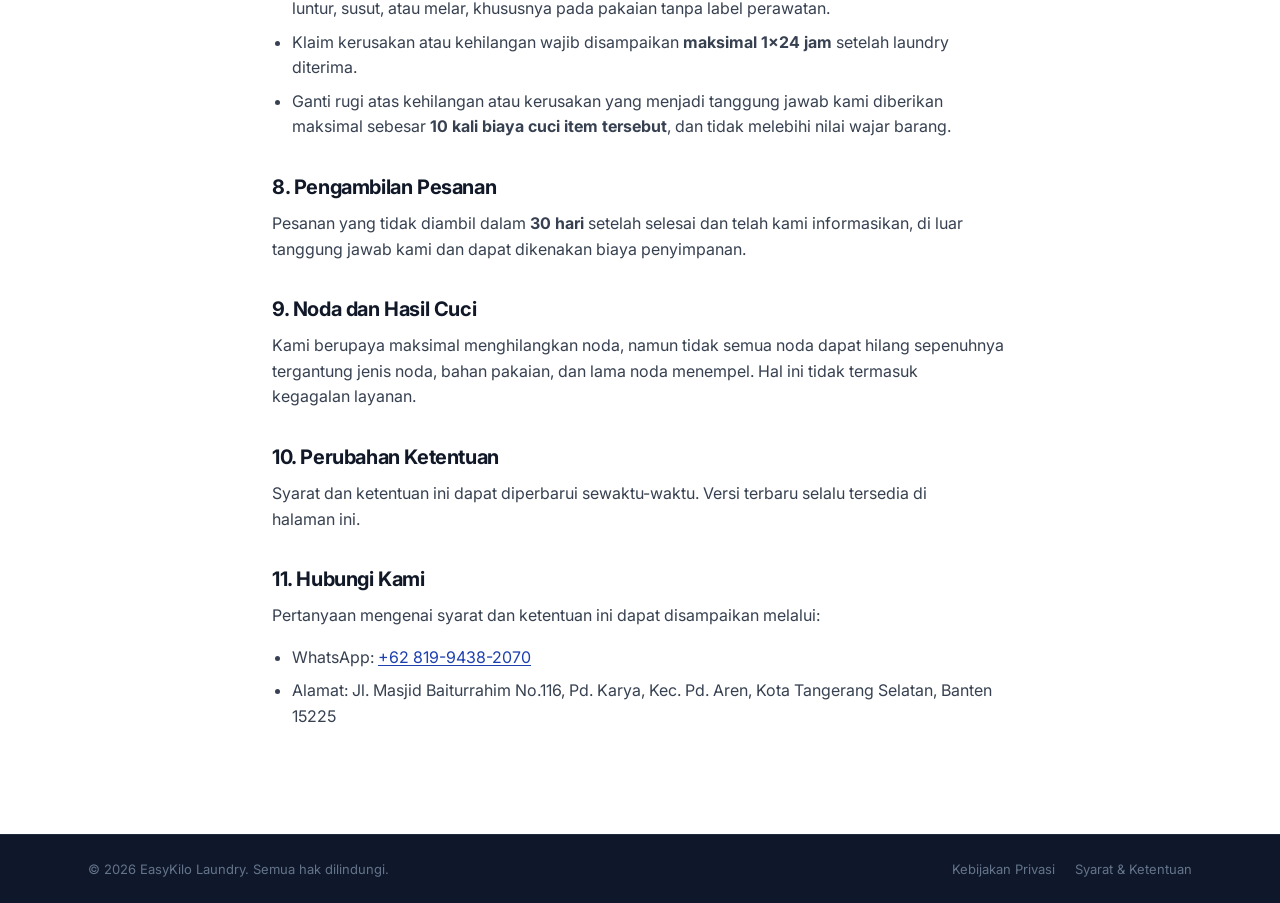
<file: terms-of-service.html>
<!DOCTYPE html>
<html lang="id">
<head>
<meta charset="utf-8">
<meta name="viewport" content="width=device-width, initial-scale=1">
<title>Syarat &amp; Ketentuan — EasyKilo Laundry</title>
<meta name="description" content="Syarat dan ketentuan layanan EasyKilo Laundry: harga, waktu pengerjaan, antar jemput, pembayaran, dan tanggung jawab.">
<meta name="robots" content="index, follow">
<link rel="canonical" href="https://easykilolaundry.com/terms-of-service">
<link rel="icon" href="/assets/logo.webp" type="image/webp">
<link rel="preconnect" href="https://fonts.googleapis.com">
<link rel="preconnect" href="https://fonts.gstatic.com" crossorigin>
<link href="https://fonts.googleapis.com/css2?family=Inter:wght@400;500;600;700;800&display=swap" rel="stylesheet">
<link rel="stylesheet" href="/styles.css">
</head>
<body>

<header class="header">
  <div class="container header__inner">
    <a href="/" aria-label="EasyKilo Laundry — beranda">
      <img class="header__logo" src="/assets/logo.webp" alt="EasyKilo Laundry" width="150" height="100">
    </a>
    <a class="btn btn--wa btn--pill"
       href="https://wa.me/6281994382070?text=Halo%20EasyKilo%20Laundry%2C%20saya%20ingin%20memesan%20layanan%20laundry."
       target="_blank" rel="noopener">Chat WhatsApp</a>
  </div>
</header>

<main class="section">
  <div class="container">
    <article class="prose">
      <a class="back-link" href="/">← Kembali ke beranda</a>

      <h1>Syarat &amp; Ketentuan</h1>
      <p class="updated">Terakhir diperbarui: 5 Agustus 2026</p>

      <p>Dengan menggunakan layanan EasyKilo Laundry, Anda dianggap telah membaca dan menyetujui syarat dan ketentuan berikut.</p>

      <h2>1. Layanan</h2>
      <p>EasyKilo Laundry menyediakan layanan laundry kiloan, laundry satuan, cuci lipat, dan setrika untuk area Bintaro, Pondok Aren, dan sekitarnya. Setiap pesanan diproses secara terpisah per pelanggan.</p>

      <h2>2. Harga</h2>
      <ul>
        <li>Laundry kiloan mulai dari <strong>Rp 4.000 per kilogram</strong>, dengan minimum order <strong>3 kg</strong>.</li>
        <li>Laundry satuan mulai dari <strong>Rp 15.000 per potong</strong>, tergantung jenis dan tingkat kesulitan pakaian.</li>
        <li>Harga dapat berubah sewaktu-waktu. Harga yang berlaku adalah harga pada saat pesanan diterima.</li>
      </ul>

      <h2>3. Waktu Pengerjaan</h2>
      <ul>
        <li><strong>Reguler</strong> — 3 hari kerja</li>
        <li><strong>Cepat</strong> — 1 hari kerja</li>
        <li><strong>Kilat</strong> — selesai di hari yang sama (same day)</li>
      </ul>
      <p>Waktu pengerjaan dihitung sejak laundry diterima di toko. Layanan Cepat dan Kilat dikenakan biaya tambahan dan ketersediaannya bergantung pada kapasitas harian serta jam penerimaan pesanan.</p>

      <h2>4. Antar Jemput</h2>
      <ul>
        <li>Gratis antar jemput untuk pesanan minimal <strong>Rp 35.000</strong>. Pesanan di bawah Rp 35.000 dikenakan biaya jemput <strong>Rp 5.000</strong>.</li>
        <li>Gratis antar jemput untuk jarak maksimal <strong>5 km</strong> dari toko. Jarak lebih dari 5 km dikenakan biaya tambahan <strong>Rp 3.000 per km</strong>.</li>
        <li>Jadwal penjemputan disepakati melalui WhatsApp dan dapat menyesuaikan kondisi lapangan.</li>
      </ul>

      <h2>5. Pembayaran</h2>
      <p>Pembayaran dapat dilakukan melalui QRIS atau transfer bank. Pesanan diserahkan setelah pembayaran diterima, kecuali disepakati lain untuk pelanggan langganan.</p>

      <h2>6. Pemeriksaan Pakaian</h2>
      <p>Setiap pakaian diperiksa sebelum proses cuci, termasuk isi kantong, noda, dan kondisi pakaian. Kami tidak bertanggung jawab atas barang berharga yang tertinggal di dalam pakaian. Mohon kosongkan seluruh kantong sebelum menyerahkan laundry.</p>

      <h2>7. Kerusakan dan Kehilangan</h2>
      <ul>
        <li>Kami menangani setiap pakaian dengan hati-hati sesuai jenis bahannya.</li>
        <li>Kami tidak bertanggung jawab atas kerusakan yang timbul akibat sifat bahan itu sendiri, seperti luntur, susut, atau melar, khususnya pada pakaian tanpa label perawatan.</li>
        <li>Klaim kerusakan atau kehilangan wajib disampaikan <strong>maksimal 1×24 jam</strong> setelah laundry diterima.</li>
        <li>Ganti rugi atas kehilangan atau kerusakan yang menjadi tanggung jawab kami diberikan maksimal sebesar <strong>10 kali biaya cuci item tersebut</strong>, dan tidak melebihi nilai wajar barang.</li>
      </ul>

      <h2>8. Pengambilan Pesanan</h2>
      <p>Pesanan yang tidak diambil dalam <strong>30 hari</strong> setelah selesai dan telah kami informasikan, di luar tanggung jawab kami dan dapat dikenakan biaya penyimpanan.</p>

      <h2>9. Noda dan Hasil Cuci</h2>
      <p>Kami berupaya maksimal menghilangkan noda, namun tidak semua noda dapat hilang sepenuhnya tergantung jenis noda, bahan pakaian, dan lama noda menempel. Hal ini tidak termasuk kegagalan layanan.</p>

      <h2>10. Perubahan Ketentuan</h2>
      <p>Syarat dan ketentuan ini dapat diperbarui sewaktu-waktu. Versi terbaru selalu tersedia di halaman ini.</p>

      <h2>11. Hubungi Kami</h2>
      <p>Pertanyaan mengenai syarat dan ketentuan ini dapat disampaikan melalui:</p>
      <ul>
        <li>WhatsApp: <a href="https://wa.me/6281994382070" target="_blank" rel="noopener">+62 819-9438-2070</a></li>
        <li>Alamat: Jl. Masjid Baiturrahim No.116, Pd. Karya, Kec. Pd. Aren, Kota Tangerang Selatan, Banten 15225</li>
      </ul>
    </article>
  </div>
</main>

<footer class="footer">
  <div class="footer__bottom">
    <div class="container footer__bottom-inner">
      <p>© <span id="year">2026</span> EasyKilo Laundry. Semua hak dilindungi.</p>
      <div class="footer__legal">
        <a href="/privacy-policy">Kebijakan Privasi</a>
        <a href="/terms-of-service">Syarat &amp; Ketentuan</a>
      </div>
    </div>
  </div>
</footer>

<script>document.getElementById('year').textContent = new Date().getFullYear();</script>
</body>
</html>
</file>
<file: styles.css>
/* ==========================================================================
   EasyKilo Laundry — design tokens
   ========================================================================== */
:root {
  --navy: #1e40af;
  --navy-600: #2563eb;
  --teal: #14b8a6;
  --teal-dark: #0d9488;
  --teal-light: #5eead4;

  --ink: #1f2937;
  --ink-strong: #111827;
  --muted: #6b7280;

  --border: #e5e7eb;
  --bg: #ffffff;
  --bg-soft: #f8fafc;
  --bg-blue: #eff6ff;
  --bg-teal: #f0fdfa;
  --footer-bg: #0f172a;

  --radius: 0.75rem;
  --radius-lg: 1rem;
  --radius-xl: 1.5rem;

  --shadow-sm: 0 1px 2px rgb(15 23 42 / 0.04);
  --shadow: 0 4px 16px rgb(15 23 42 / 0.06);
  --shadow-lg: 0 12px 32px rgb(15 23 42 / 0.10);

  --container: 72rem;
  --header-h: 4.5rem;
}

/* ==========================================================================
   Reset & base
   ========================================================================== */
*,
*::before,
*::after { box-sizing: border-box; }

* { margin: 0; }

html {
  scroll-behavior: smooth;
  scroll-padding-top: calc(var(--header-h) + 1rem);
  -webkit-text-size-adjust: 100%;
}

body {
  font-family: Inter, -apple-system, BlinkMacSystemFont, "Segoe UI", Roboto,
    "Helvetica Neue", Arial, sans-serif;
  color: var(--ink);
  background: var(--bg);
  line-height: 1.6;
  -webkit-font-smoothing: antialiased;
  text-rendering: optimizeLegibility;
}

img {
  display: block;
  max-width: 100%;
  height: auto;
}

a { color: inherit; text-decoration: none; }
ul, ol { list-style: none; padding: 0; }

h1, h2, h3 {
  color: var(--ink-strong);
  line-height: 1.15;
  letter-spacing: -0.02em;
  text-wrap: balance;
}

p { text-wrap: pretty; }

:focus-visible {
  outline: 3px solid var(--teal);
  outline-offset: 3px;
  border-radius: 4px;
}

@media (prefers-reduced-motion: reduce) {
  html { scroll-behavior: auto; }
  *, *::before, *::after {
    animation-duration: 0.01ms !important;
    transition-duration: 0.01ms !important;
  }
}

/* Skip link — keyboard accessibility */
.skip-link {
  position: absolute;
  left: -9999px;
  top: 0;
  z-index: 200;
  background: var(--navy);
  color: #fff;
  padding: 0.75rem 1.25rem;
  border-radius: 0 0 var(--radius) 0;
  font-weight: 600;
}
.skip-link:focus { left: 0; }

/* ==========================================================================
   Layout primitives
   ========================================================================== */
.container {
  width: 100%;
  max-width: var(--container);
  margin-inline: auto;
  padding-inline: 1.5rem;
}
.container--narrow { max-width: 56rem; }

.section { padding-block: clamp(3.5rem, 8vw, 5.5rem); }
.section--soft { background: var(--bg-soft); }
.section--tealfade { background: linear-gradient(180deg, #fff 0%, var(--bg-teal) 100%); }

.section__head {
  text-align: center;
  max-width: 42rem;
  margin-inline: auto;
  margin-bottom: clamp(2.5rem, 5vw, 3.5rem);
}
.section__title { font-size: clamp(1.875rem, 1.2rem + 2.6vw, 2.5rem); font-weight: 800; }
.section__sub { color: var(--muted); font-size: 1.0625rem; margin-top: 0.75rem; }

/* ==========================================================================
   Buttons
   ========================================================================== */
.btn {
  display: inline-flex;
  align-items: center;
  justify-content: center;
  gap: 0.5rem;
  font-weight: 600;
  font-size: 1rem;
  line-height: 1;
  padding: 1rem 1.75rem;
  border-radius: var(--radius);
  transition: background-color 0.18s ease, transform 0.18s ease, box-shadow 0.18s ease;
  will-change: transform;
}
.btn:hover { transform: translateY(-2px); }
.btn:active { transform: translateY(0); }

.btn--wa {
  background: var(--teal);
  color: #fff;
  box-shadow: 0 6px 18px rgb(20 184 166 / 0.28);
}
.btn--wa:hover { background: var(--teal-dark); box-shadow: 0 10px 24px rgb(20 184 166 / 0.34); }

.btn--navy {
  background: var(--navy);
  color: #fff;
  box-shadow: 0 6px 18px rgb(30 64 175 / 0.24);
}
.btn--navy:hover { background: #1b399c; }

.btn--pill { border-radius: 999px; padding: 0.75rem 1.375rem; font-size: 0.9375rem; }

/* ==========================================================================
   Header
   ========================================================================== */
.header {
  position: sticky;
  top: 0;
  z-index: 100;
  background: rgb(255 255 255 / 0.9);
  backdrop-filter: saturate(180%) blur(12px);
  border-bottom: 1px solid var(--border);
}
.header__inner {
  min-height: var(--header-h);
  display: flex;
  align-items: center;
  justify-content: space-between;
  gap: 1rem;
}
.header__logo { height: 3.5rem; width: auto; }

.nav {
  display: none;
  gap: 1.75rem;
  font-size: 0.9375rem;
  font-weight: 500;
  color: var(--muted);
}
.nav a { transition: color 0.15s ease; }
.nav a:hover { color: var(--navy); }
@media (min-width: 62rem) { .nav { display: flex; } }

/* ==========================================================================
   Hero
   ========================================================================== */
.hero { background: var(--bg-soft); padding-block: clamp(3rem, 7vw, 5rem); }
.hero__grid {
  display: grid;
  gap: clamp(2.5rem, 5vw, 4rem);
  align-items: center;
}
@media (min-width: 56rem) {
  .hero__grid { grid-template-columns: 1fr 1fr; }
}

.hero__title {
  font-size: clamp(2.125rem, 1.2rem + 3.6vw, 3.25rem);
  font-weight: 800;
}
.hero__lead {
  color: #4b5563;
  font-size: clamp(1rem, 0.95rem + 0.3vw, 1.1875rem);
  margin-top: 1.25rem;
}

.pills { display: grid; gap: 0.75rem; margin-top: 1.75rem; }
.pill {
  display: flex;
  align-items: center;
  gap: 0.75rem;
  background: #fff;
  border: 1px solid var(--border);
  border-radius: 999px;
  padding: 0.8125rem 1.25rem;
  font-weight: 500;
  box-shadow: var(--shadow-sm);
}

.hero__cta { margin-top: 1.75rem; }

.hero__media {
  border-radius: var(--radius-xl);
  overflow: hidden;
  box-shadow: var(--shadow-lg);
}
.hero__media img { width: 100%; object-fit: cover; }

/* Teal check icon */
.check { color: var(--teal); flex-shrink: 0; }

/* ==========================================================================
   Cards / grids
   ========================================================================== */
.grid { display: grid; gap: 1.5rem; }
.grid--2 { grid-template-columns: 1fr; }
.grid--3 { grid-template-columns: 1fr; }
@media (min-width: 40rem) { .grid--2 { grid-template-columns: repeat(2, 1fr); } }
@media (min-width: 56rem) { .grid--3 { grid-template-columns: repeat(3, 1fr); } }

/* Stacks on mobile, side-by-side once each item has room to breathe */
.grid--auto { grid-template-columns: 1fr; }
@media (min-width: 40rem) {
  .grid--auto { grid-template-columns: repeat(auto-fit, minmax(240px, 1fr)); }
}

.card {
  background: #fff;
  border: 1px solid var(--border);
  border-radius: var(--radius-lg);
  padding: 2rem;
  box-shadow: var(--shadow-sm);
  transition: transform 0.2s ease, box-shadow 0.2s ease;
}
.card:hover { transform: translateY(-4px); box-shadow: var(--shadow); }
.card__icon { font-size: 2.75rem; line-height: 1; margin-bottom: 1rem; }
.card__title { font-size: 1.1875rem; font-weight: 700; margin-bottom: 0.5rem; }
.card__text { color: var(--muted); }
.card--center { text-align: center; }

/* Testimonials */
.quote {
  background: #fff;
  border: 1px solid var(--border);
  border-radius: var(--radius-lg);
  padding: 1.75rem;
  box-shadow: var(--shadow-sm);
}
.quote__stars { color: #facc15; letter-spacing: 0.15em; margin-bottom: 0.75rem; }
.quote__text { font-style: italic; color: #374151; }
.quote__author { font-weight: 600; margin-top: 0.75rem; font-size: 0.9375rem; }

/* ==========================================================================
   Pricing
   ========================================================================== */
.pricing {
  background: #fff;
  border: 1px solid var(--border);
  border-radius: var(--radius-xl);
  box-shadow: var(--shadow);
  padding: clamp(1.5rem, 4vw, 2.5rem);
  display: grid;
  gap: 2.5rem;
}

.plan { background: var(--bg-soft); border-radius: var(--radius-lg); padding: 1.75rem; }
.plan__name { text-align: center; font-size: 1.25rem; font-weight: 700; }
.plan__for { text-align: center; color: var(--muted); font-size: 0.9375rem; margin-top: 0.25rem; }
.plan__price {
  background: linear-gradient(90deg, var(--navy-600), var(--teal));
  color: #fff;
  border-radius: var(--radius);
  text-align: center;
  padding: 2rem 1rem;
  margin-block: 1.25rem;
}
.plan__amount { font-size: clamp(2rem, 1.4rem + 2.4vw, 2.75rem); font-weight: 800; letter-spacing: -0.03em; }
.plan__from { font-size: 0.875rem; opacity: 0.92; }

.ticks { display: grid; gap: 0.625rem; }
.ticks li { display: flex; align-items: flex-start; gap: 0.625rem; color: #374151; }

.subhead { text-align: center; font-size: 1.25rem; font-weight: 700; margin-bottom: 1.5rem; }

.speed {
  border: 1px solid var(--border);
  border-radius: var(--radius);
  padding: 1.5rem 1rem;
  text-align: center;
  background: #fff;
}
.speed__icon { font-size: 1.75rem; }
.speed__name { font-weight: 600; margin-top: 0.5rem; }
.speed__value { color: var(--teal); font-weight: 700; font-size: 1.125rem; }

.info-grid { display: grid; gap: 2rem; }
@media (min-width: 40rem) { .info-grid { grid-template-columns: repeat(2, 1fr); } }
.info__title { font-weight: 700; margin-bottom: 0.875rem; }
.pay { display: flex; gap: 1.5rem; }
.pay__item { text-align: center; }
.pay__icon { font-size: 1.5rem; }
.pay__label { font-size: 0.8125rem; color: var(--muted); }
.hours { color: var(--muted); font-size: 0.9375rem; }
.hours strong { color: var(--ink-strong); }

/* Pickup terms — the flex bug fix lives here: text is wrapped in its own span */
.terms {
  background: var(--bg-blue);
  border: 1px solid #dbeafe;
  border-radius: var(--radius-lg);
  padding: 1.75rem;
}
.terms__title {
  color: var(--navy);
  font-weight: 700;
  font-size: 1.0625rem;
  display: flex;
  align-items: center;
  gap: 0.5rem;
  margin-bottom: 1rem;
}
.terms__list { display: grid; gap: 0.75rem; font-size: 0.9375rem; color: #374151; }
.terms__list li { display: flex; align-items: flex-start; gap: 0.625rem; }

.closing { text-align: center; }
.closing p { color: var(--muted); margin-bottom: 1.25rem; }

/* ==========================================================================
   Feature banner (solid navy)
   ========================================================================== */
.banner {
  background: var(--navy);
  color: #fff;
  padding-block: clamp(3.5rem, 7vw, 4.5rem);
}
.banner h2 { color: #fff; font-size: clamp(1.75rem, 1.2rem + 2.4vw, 2.5rem); font-weight: 800; }
.banner p { color: #c7d7fb; margin-top: 1rem; max-width: 40rem; }
.banner ul { display: grid; gap: 0.75rem; margin-top: 1.75rem; }
.banner li { display: flex; align-items: center; gap: 0.625rem; }
.banner .check { color: var(--teal-light); }

/* ==========================================================================
   Service areas
   ========================================================================== */
.areas { display: grid; gap: 0.875rem; }
@media (min-width: 40rem) { .areas { grid-template-columns: repeat(2, 1fr); } }
.area {
  display: flex;
  align-items: center;
  gap: 0.75rem;
  background: var(--bg-blue);
  border-radius: var(--radius);
  padding: 1rem 1.25rem;
  font-weight: 500;
}
.area svg { color: var(--navy); flex-shrink: 0; }

/* ==========================================================================
   Steps
   ========================================================================== */
.steps { display: grid; gap: 1.5rem; }
@media (min-width: 48rem) { .steps { grid-template-columns: repeat(2, 1fr); } }
@media (min-width: 64rem) { .steps { grid-template-columns: repeat(4, 1fr); } }
.step {
  border: 2px solid var(--teal);
  border-radius: var(--radius-lg);
  padding: 2rem 1.5rem;
  text-align: center;
  background: #fff;
}
.step__num {
  width: 3rem;
  height: 3rem;
  margin-inline: auto;
  margin-bottom: 1rem;
  border-radius: 999px;
  background: var(--teal);
  color: #fff;
  font-weight: 700;
  display: flex;
  align-items: center;
  justify-content: center;
}
.step__title { font-size: 1.0625rem; font-weight: 700; margin-bottom: 0.5rem; }
.step__text { color: var(--muted); font-size: 0.9375rem; }

/* ==========================================================================
   CTA
   ========================================================================== */
.cta {
  background: linear-gradient(90deg, var(--navy-600), var(--teal));
  color: #fff;
  text-align: center;
  padding-block: clamp(3.5rem, 7vw, 5rem);
}
.cta h2 { color: #fff; font-size: clamp(1.75rem, 1.2rem + 2.4vw, 2.5rem); font-weight: 800; }
.cta p { color: #e6f4ff; margin-top: 1rem; margin-bottom: 2rem; }
.cta .btn--wa { background: #fff; color: var(--teal-dark); }
.cta .btn--wa:hover { background: #f0fdfa; }

/* ==========================================================================
   Map
   ========================================================================== */
.map {
  border-radius: var(--radius-xl);
  overflow: hidden;
  border: 1px solid var(--border);
  box-shadow: var(--shadow-sm);
  margin-bottom: 1.75rem;
  aspect-ratio: 16 / 9;
}
.map iframe { width: 100%; height: 100%; border: 0; display: block; }

/* ==========================================================================
   Footer
   ========================================================================== */
.footer { background: var(--footer-bg); color: #cbd5e1; }
.footer__grid {
  display: grid;
  gap: 2.5rem;
  padding-block: clamp(3rem, 6vw, 4rem);
}
@media (min-width: 56rem) { .footer__grid { grid-template-columns: 1.4fr 1fr 1.4fr; } }
.footer__logo {
  height: 2.5rem;
  width: auto;
  margin-bottom: 1rem;
  background: #fff;
  border-radius: 0.5rem;
  padding: 0.375rem 0.625rem;
}
.footer__about { font-size: 0.9375rem; color: #94a3b8; }
.footer h3 { color: #fff; font-size: 1rem; font-weight: 700; margin-bottom: 1rem; }
.footer__links { display: grid; gap: 0.625rem; font-size: 0.9375rem; }
.footer__links a { transition: color 0.15s ease; }
.footer__links a:hover { color: #fff; }
.footer__contact { display: grid; gap: 0.75rem; font-size: 0.9375rem; }
.footer__contact li { display: flex; gap: 0.625rem; align-items: flex-start; }
.footer__contact svg { color: var(--teal); flex-shrink: 0; margin-top: 0.2rem; }
.footer__contact a:hover { color: #fff; }

.footer__bottom { border-top: 1px solid #1e293b; }
.footer__bottom-inner {
  display: flex;
  flex-direction: column;
  gap: 0.75rem;
  align-items: center;
  justify-content: space-between;
  padding-block: 1.5rem;
  font-size: 0.8125rem;
  color: #64748b;
}
@media (min-width: 40rem) { .footer__bottom-inner { flex-direction: row; } }
.footer__legal { display: flex; gap: 1.25rem; }
.footer__legal a:hover { color: #fff; }

/* ==========================================================================
   Floating WhatsApp
   ========================================================================== */
.fab {
  position: fixed;
  right: 1.25rem;
  bottom: 1.25rem;
  z-index: 90;
  width: 3.5rem;
  height: 3.5rem;
  border-radius: 999px;
  background: #25d366;
  color: #fff;
  display: flex;
  align-items: center;
  justify-content: center;
  box-shadow: 0 8px 24px rgb(37 211 102 / 0.4);
  transition: transform 0.2s ease;
}
.fab:hover { transform: scale(1.08); }

/* ==========================================================================
   Legal pages (privacy / terms)
   ========================================================================== */
.prose { max-width: 46rem; margin-inline: auto; }
.prose h1 { font-size: clamp(1.875rem, 1.3rem + 2.2vw, 2.5rem); font-weight: 800; margin-bottom: 0.5rem; }
.prose .updated { color: var(--muted); font-size: 0.9375rem; margin-bottom: 2.5rem; }
.prose h2 { font-size: 1.25rem; font-weight: 700; margin-top: 2.25rem; margin-bottom: 0.75rem; }
.prose p, .prose li { color: #374151; }
.prose p { margin-bottom: 1rem; }
.prose ul { display: grid; gap: 0.5rem; margin-bottom: 1rem; padding-left: 1.25rem; list-style: disc; }
.prose a { color: var(--navy); text-decoration: underline; text-underline-offset: 2px; }
.back-link {
  display: inline-flex;
  align-items: center;
  gap: 0.5rem;
  color: var(--navy);
  font-weight: 600;
  font-size: 0.9375rem;
  margin-bottom: 2rem;
}
.back-link:hover { text-decoration: underline; }
</file>
